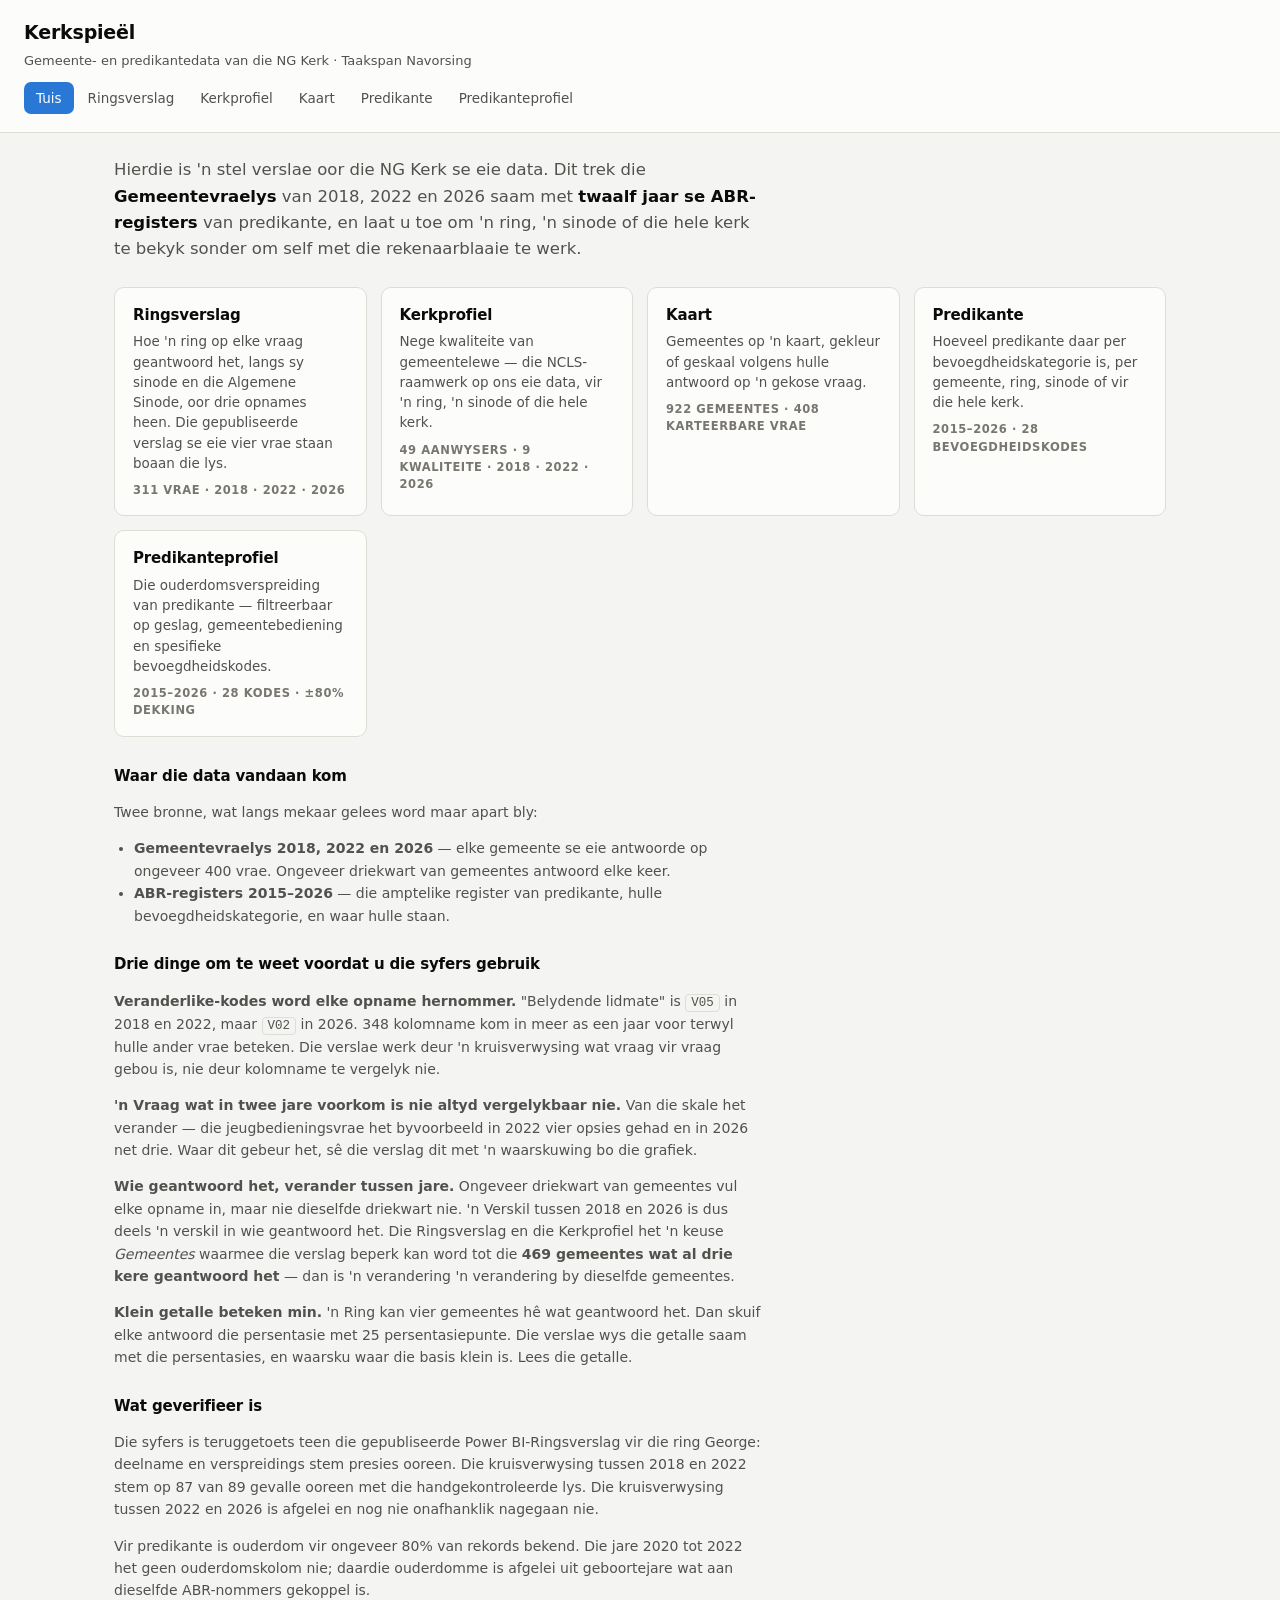
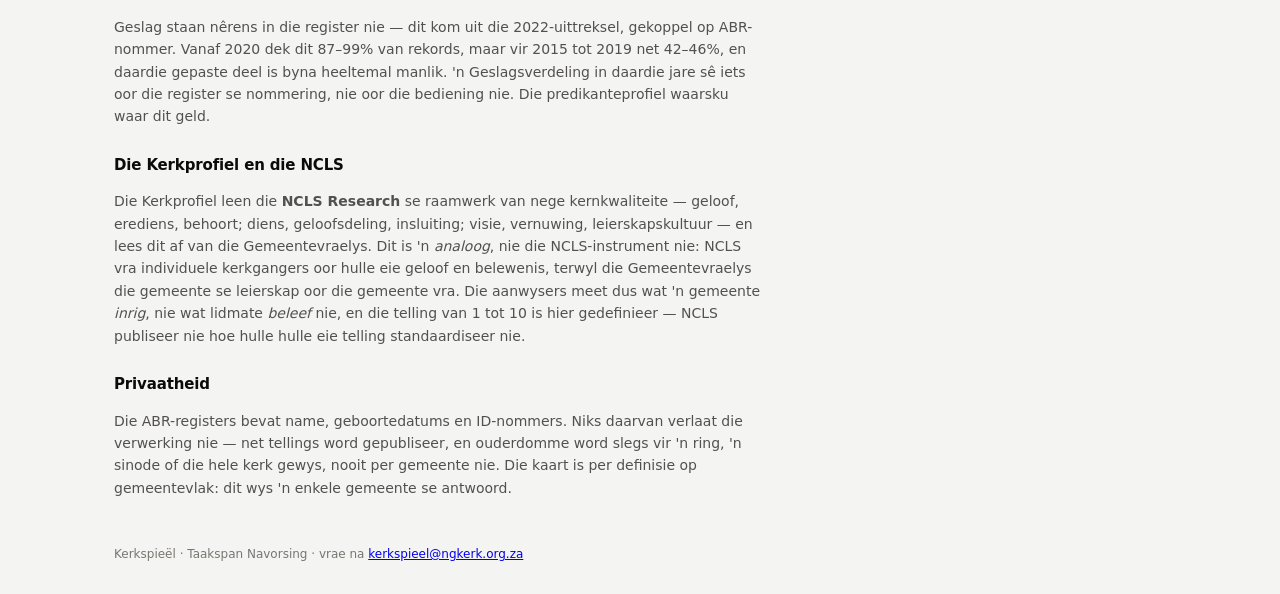
<file: web/public/index.html>
<!doctype html>
<html lang="af">
<head>
<meta charset="utf-8">
<meta name="viewport" content="width=device-width, initial-scale=1">
<title>Kerkspieël</title>
<link rel="icon" href="favicon.svg" type="image/svg+xml">
<link rel="stylesheet" href="styles.css">
</head>
<body>
<header>
  <h1>Kerkspieël</h1>
  <p>Gemeente- en predikantedata van die NG Kerk · Taakspan Navorsing</p>
  <nav class="site-nav" id="site-nav" aria-label="Verslae"></nav>
</header>

<main>
  <p class="lede">
    Hierdie is 'n stel verslae oor die NG Kerk se eie data. Dit trek die
    <strong>Gemeentevraelys</strong> van 2018, 2022 en 2026 saam met
    <strong>twaalf jaar se ABR-registers</strong> van predikante, en laat u toe om
    'n ring, 'n sinode of die hele kerk te bekyk sonder om self met die
    rekenaarblaaie te werk.
  </p>

  <section class="cards">
    <a class="card" href="ring.html">
      <h3>Ringsverslag</h3>
      <p>Hoe 'n ring op elke vraag geantwoord het, langs sy sinode en die
         Algemene Sinode, oor drie opnames heen. Die gepubliseerde verslag se
         eie vier vrae staan boaan die lys.</p>
      <div class="card-meta">311 vrae · 2018 · 2022 · 2026</div>
    </a>
    <a class="card" href="kerkprofiel.html">
      <h3>Kerkprofiel</h3>
      <p>Nege kwaliteite van gemeentelewe — die NCLS-raamwerk op ons eie data,
         vir 'n ring, 'n sinode of die hele kerk.</p>
      <div class="card-meta">49 aanwysers · 9 kwaliteite · 2018 · 2022 · 2026</div>
    </a>
    <a class="card" href="kaart.html">
      <h3>Kaart</h3>
      <p>Gemeentes op 'n kaart, gekleur of geskaal volgens hulle antwoord op
         'n gekose vraag.</p>
      <div class="card-meta">922 gemeentes · 408 karteerbare vrae</div>
    </a>
    <a class="card" href="predikante.html">
      <h3>Predikante</h3>
      <p>Hoeveel predikante daar per bevoegdheidskategorie is, per gemeente,
         ring, sinode of vir die hele kerk.</p>
      <div class="card-meta">2015–2026 · 28 bevoegdheidskodes</div>
    </a>
    <a class="card" href="predikanteprofiel.html">
      <h3>Predikanteprofiel</h3>
      <p>Die ouderdomsverspreiding van predikante — filtreerbaar op geslag,
         gemeentebediening en spesifieke bevoegdheidskodes.</p>
      <div class="card-meta">2015–2026 · 28 kodes · ±80% dekking</div>
    </a>
  </section>

  <div class="prose">
    <h2>Waar die data vandaan kom</h2>
    <p>
      Twee bronne, wat langs mekaar gelees word maar apart bly:
    </p>
    <ul>
      <li><strong>Gemeentevraelys 2018, 2022 en 2026</strong> — elke gemeente se
        eie antwoorde op ongeveer 400 vrae. Ongeveer driekwart van gemeentes
        antwoord elke keer.</li>
      <li><strong>ABR-registers 2015–2026</strong> — die amptelike register van
        predikante, hulle bevoegdheidskategorie, en waar hulle staan.</li>
    </ul>

    <h2>Drie dinge om te weet voordat u die syfers gebruik</h2>
    <p>
      <strong>Veranderlike-kodes word elke opname hernommer.</strong> "Belydende
      lidmate" is <code>V05</code> in 2018 en 2022, maar <code>V02</code> in
      2026. 348 kolomname kom in meer as een jaar voor terwyl hulle ander vrae
      beteken. Die verslae werk deur 'n kruisverwysing wat vraag vir vraag
      gebou is, nie deur kolomname te vergelyk nie.
    </p>
    <p>
      <strong>'n Vraag wat in twee jare voorkom is nie altyd vergelykbaar nie.</strong>
      Van die skale het verander — die jeugbedieningsvrae het byvoorbeeld in
      2022 vier opsies gehad en in 2026 net drie. Waar dit gebeur het, sê die
      verslag dit met 'n waarskuwing bo die grafiek.
    </p>
    <p>
      <strong>Wie geantwoord het, verander tussen jare.</strong> Ongeveer
      driekwart van gemeentes vul elke opname in, maar nie dieselfde
      driekwart nie. 'n Verskil tussen 2018 en 2026 is dus deels 'n verskil
      in wie geantwoord het. Die Ringsverslag en die Kerkprofiel het 'n keuse
      <em>Gemeentes</em> waarmee die verslag beperk kan word tot die
      <strong>469 gemeentes wat al drie kere geantwoord het</strong> — dan is
      'n verandering 'n verandering by dieselfde gemeentes.
    </p>
    <p>
      <strong>Klein getalle beteken min.</strong> 'n Ring kan vier gemeentes hê
      wat geantwoord het. Dan skuif elke antwoord die persentasie met 25
      persentasiepunte. Die verslae wys die getalle saam met die persentasies,
      en waarsku waar die basis klein is. Lees die getalle.
    </p>

    <h2>Wat geverifieer is</h2>
    <p>
      Die syfers is teruggetoets teen die gepubliseerde Power BI-Ringsverslag
      vir die ring George: deelname en verspreidings stem presies ooreen.
      Die kruisverwysing tussen 2018 en 2022 stem op 87 van 89 gevalle ooreen
      met die handgekontroleerde lys. Die kruisverwysing tussen 2022 en 2026
      is afgelei en nog nie onafhanklik nagegaan nie.
    </p>
    <p>
      Vir predikante is ouderdom vir ongeveer 80% van rekords bekend. Die jare
      2020 tot 2022 het geen ouderdomskolom nie; daardie ouderdomme is afgelei
      uit geboortejare wat aan dieselfde ABR-nommers gekoppel is.
    </p>
    <p>
      Geslag staan nêrens in die register nie — dit kom uit die 2022-uittreksel,
      gekoppel op ABR-nommer. Vanaf 2020 dek dit 87–99% van rekords, maar vir
      2015 tot 2019 net 42–46%, en daardie gepaste deel is byna heeltemal manlik.
      'n Geslagsverdeling in daardie jare sê iets oor die register se nommering,
      nie oor die bediening nie. Die predikanteprofiel waarsku waar dit geld.
    </p>

    <h2>Die Kerkprofiel en die NCLS</h2>
    <p>
      Die Kerkprofiel leen die <strong>NCLS Research</strong> se raamwerk van
      nege kernkwaliteite — geloof, erediens, behoort; diens, geloofsdeling,
      insluiting; visie, vernuwing, leierskapskultuur — en lees dit af van die
      Gemeentevraelys. Dit is 'n <em>analoog</em>, nie die NCLS-instrument nie:
      NCLS vra individuele kerkgangers oor hulle eie geloof en belewenis, terwyl
      die Gemeentevraelys die gemeente se leierskap oor die gemeente vra. Die
      aanwysers meet dus wat 'n gemeente <em>inrig</em>, nie wat lidmate
      <em>beleef</em> nie, en die telling van 1 tot 10 is hier gedefinieer —
      NCLS publiseer nie hoe hulle hulle eie telling standaardiseer nie.
    </p>

    <h2>Privaatheid</h2>
    <p>
      Die ABR-registers bevat name, geboortedatums en ID-nommers. Niks daarvan
      verlaat die verwerking nie — net tellings word gepubliseer, en
      ouderdomme word slegs vir 'n ring, 'n sinode of die hele kerk gewys,
      nooit per gemeente nie. Die kaart is per definisie op gemeentevlak: dit
      wys 'n enkele gemeente se antwoord.
    </p>
  </div>
</main>

<footer>
  Kerkspieël · Taakspan Navorsing · vrae na
  <a href="mailto:kerkspieel@ngkerk.org.za">kerkspieel@ngkerk.org.za</a>
</footer>
<div class="tooltip" id="tooltip" role="status" aria-live="polite"></div>
<script src="common.js"></script>
</body>
</html>
</file>
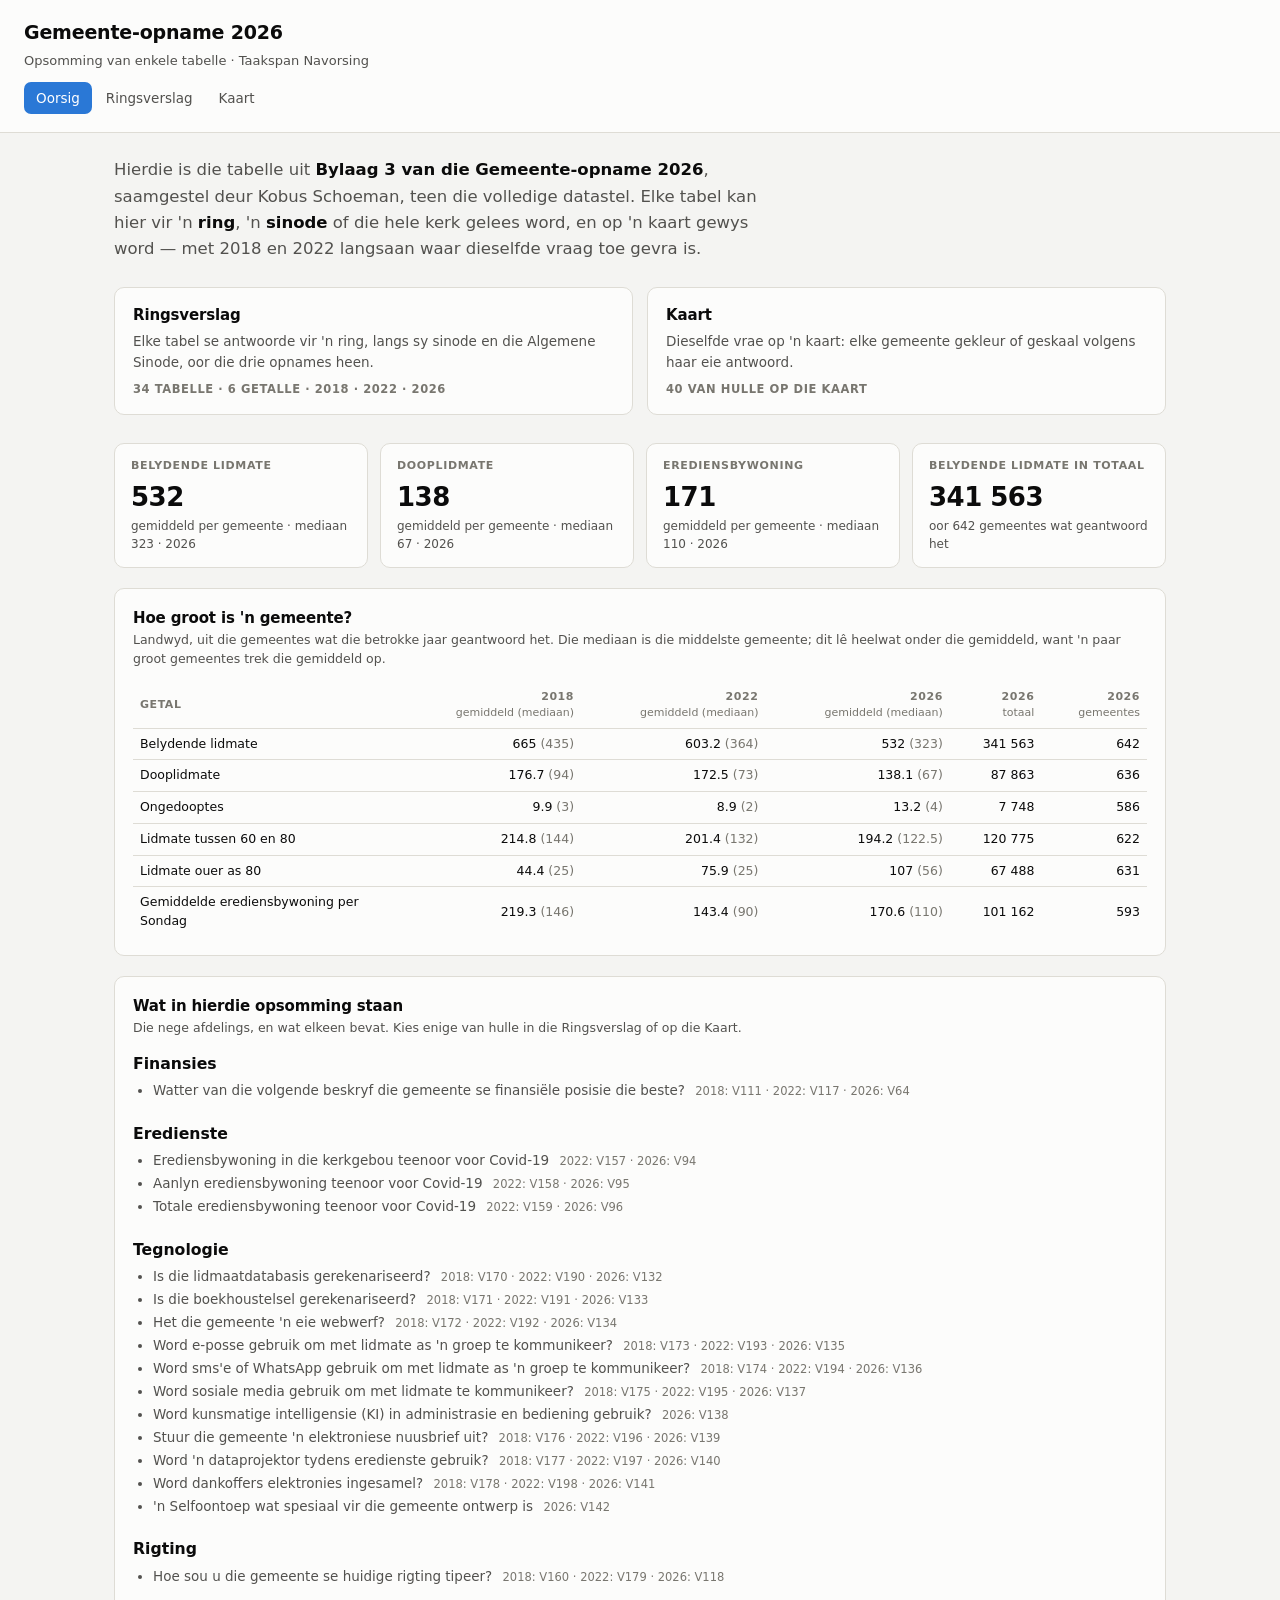
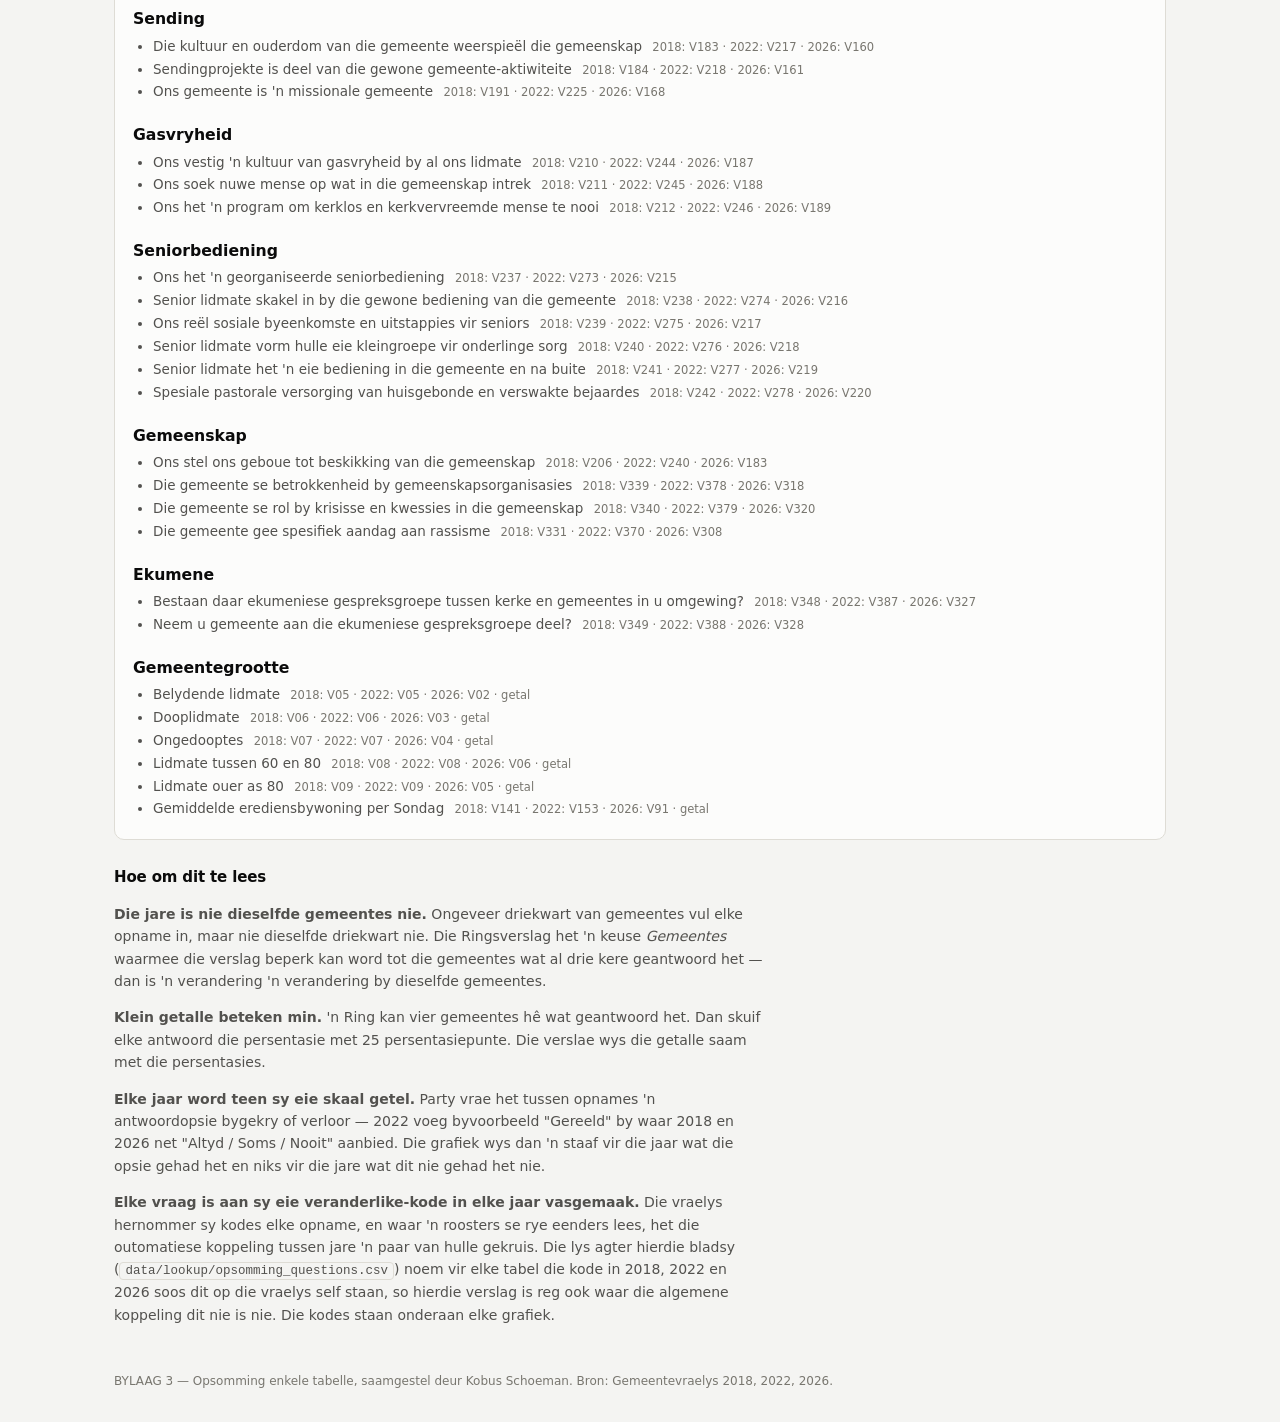
<file: web/public/opsomming/index.html>
<!doctype html>
<html lang="af">
<head>
<meta charset="utf-8">
<meta name="viewport" content="width=device-width, initial-scale=1">
<title>Gemeente-opname 2026 · Opsomming</title>
<link rel="icon" href="../favicon.svg" type="image/svg+xml">
<link rel="stylesheet" href="../styles.css">
</head>
<body>
<header>
  <h1>Gemeente-opname 2026</h1>
  <p>Opsomming van enkele tabelle · Taakspan Navorsing</p>
  <nav class="site-nav" id="site-nav" aria-label="Verslae"></nav>
</header>

<main>
  <p class="lede">
    Hierdie is die tabelle uit <strong>Bylaag 3 van die Gemeente-opname 2026</strong>,
    saamgestel deur Kobus Schoeman, teen die volledige datastel. Elke tabel kan
    hier vir 'n <strong>ring</strong>, 'n <strong>sinode</strong> of die hele kerk
    gelees word, en op 'n kaart gewys word — met 2018 en 2022 langsaan waar
    dieselfde vraag toe gevra is.
  </p>

  <section class="cards">
    <a class="card" href="ring.html">
      <h3>Ringsverslag</h3>
      <p>Elke tabel se antwoorde vir 'n ring, langs sy sinode en die Algemene
         Sinode, oor die drie opnames heen.</p>
      <div class="card-meta" id="ring-meta">—</div>
    </a>
    <a class="card" href="kaart.html">
      <h3>Kaart</h3>
      <p>Dieselfde vrae op 'n kaart: elke gemeente gekleur of geskaal volgens
         haar eie antwoord.</p>
      <div class="card-meta" id="kaart-meta">—</div>
    </a>
  </section>

  <section class="tiles" id="size-tiles"></section>

  <section class="panel">
    <h2>Hoe groot is 'n gemeente?</h2>
    <p class="sub" id="size-sub"></p>
    <div class="scroller"><table id="size-table"></table></div>
  </section>

  <section class="panel">
    <h2>Wat in hierdie opsomming staan</h2>
    <p class="sub">Die nege afdelings, en wat elkeen bevat. Kies enige van hulle
       in die Ringsverslag of op die Kaart.</p>
    <div id="sections"></div>
  </section>

  <div class="prose">
    <h2>Hoe om dit te lees</h2>
    <p>
      <strong>Die jare is nie dieselfde gemeentes nie.</strong> Ongeveer
      driekwart van gemeentes vul elke opname in, maar nie dieselfde driekwart
      nie. Die Ringsverslag het 'n keuse <em>Gemeentes</em> waarmee die verslag
      beperk kan word tot die gemeentes wat al drie kere geantwoord het — dan is
      'n verandering 'n verandering by dieselfde gemeentes.
    </p>
    <p>
      <strong>Klein getalle beteken min.</strong> 'n Ring kan vier gemeentes hê
      wat geantwoord het. Dan skuif elke antwoord die persentasie met 25
      persentasiepunte. Die verslae wys die getalle saam met die persentasies.
    </p>
    <p>
      <strong>Elke jaar word teen sy eie skaal getel.</strong> Party vrae het
      tussen opnames 'n antwoordopsie bygekry of verloor — 2022 voeg
      byvoorbeeld "Gereeld" by waar 2018 en 2026 net "Altyd / Soms / Nooit"
      aanbied. Die grafiek wys dan 'n staaf vir die jaar wat die opsie gehad het
      en niks vir die jare wat dit nie gehad het nie.
    </p>
    <p>
      <strong>Elke vraag is aan sy eie veranderlike-kode in elke jaar
      vasgemaak.</strong> Die vraelys hernommer sy kodes elke opname, en waar 'n
      roosters se rye eenders lees, het die outomatiese koppeling tussen jare 'n
      paar van hulle gekruis. Die lys agter hierdie bladsy
      (<code>data/lookup/opsomming_questions.csv</code>) noem vir elke tabel die
      kode in 2018, 2022 en 2026 soos dit op die vraelys self staan, so hierdie
      verslag is reg ook waar die algemene koppeling dit nie is nie. Die kodes
      staan onderaan elke grafiek.
    </p>
  </div>
</main>

<footer id="footer"></footer>
<div class="tooltip" id="tooltip" role="status" aria-live="polite"></div>
<script>
  window.DATA_BASE = "../data/";
  window.QUESTION_SET = "opsomming";
  window.SITE_PAGES = [
    { href: "index.html", label: "Oorsig" },
    { href: "ring.html", label: "Ringsverslag" },
    { href: "kaart.html", label: "Kaart" },
  ];
</script>
<script src="../common.js"></script>
<script src="opsomming.js"></script>
</body>
</html>
</file>
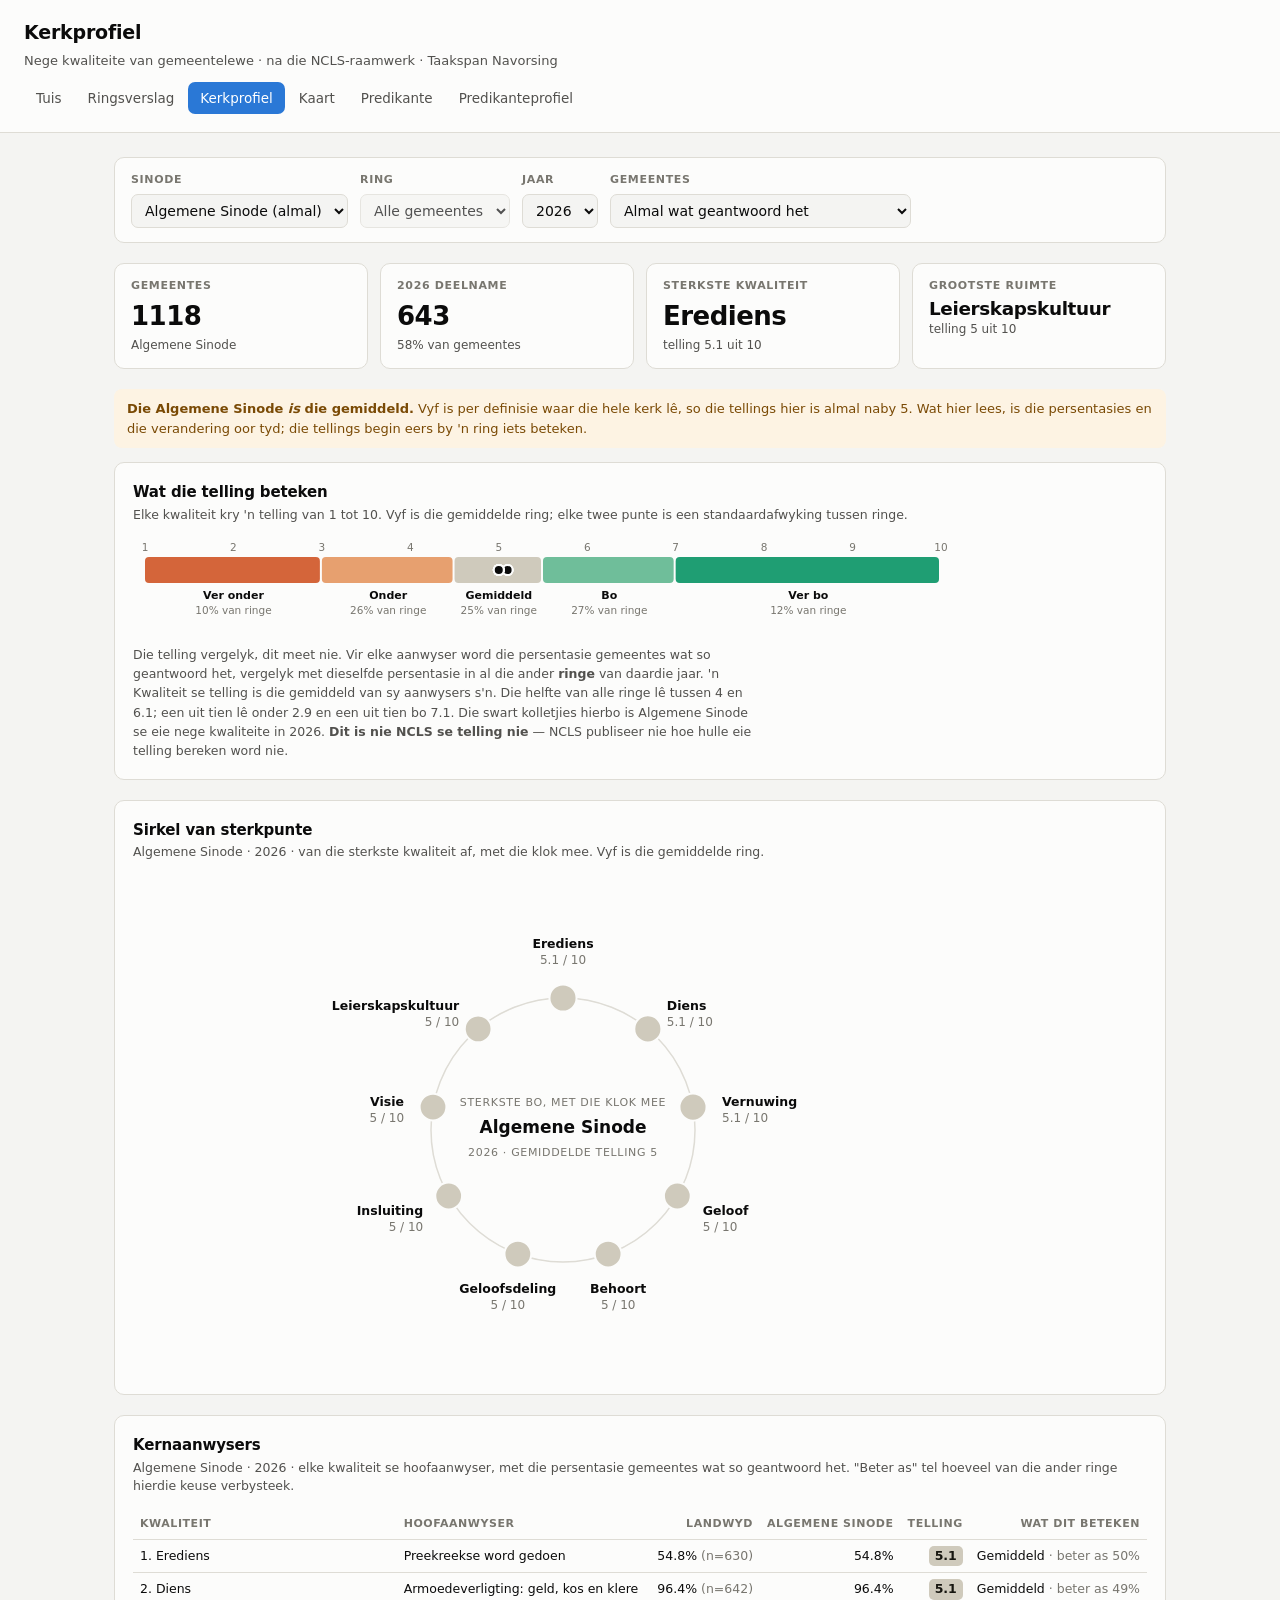
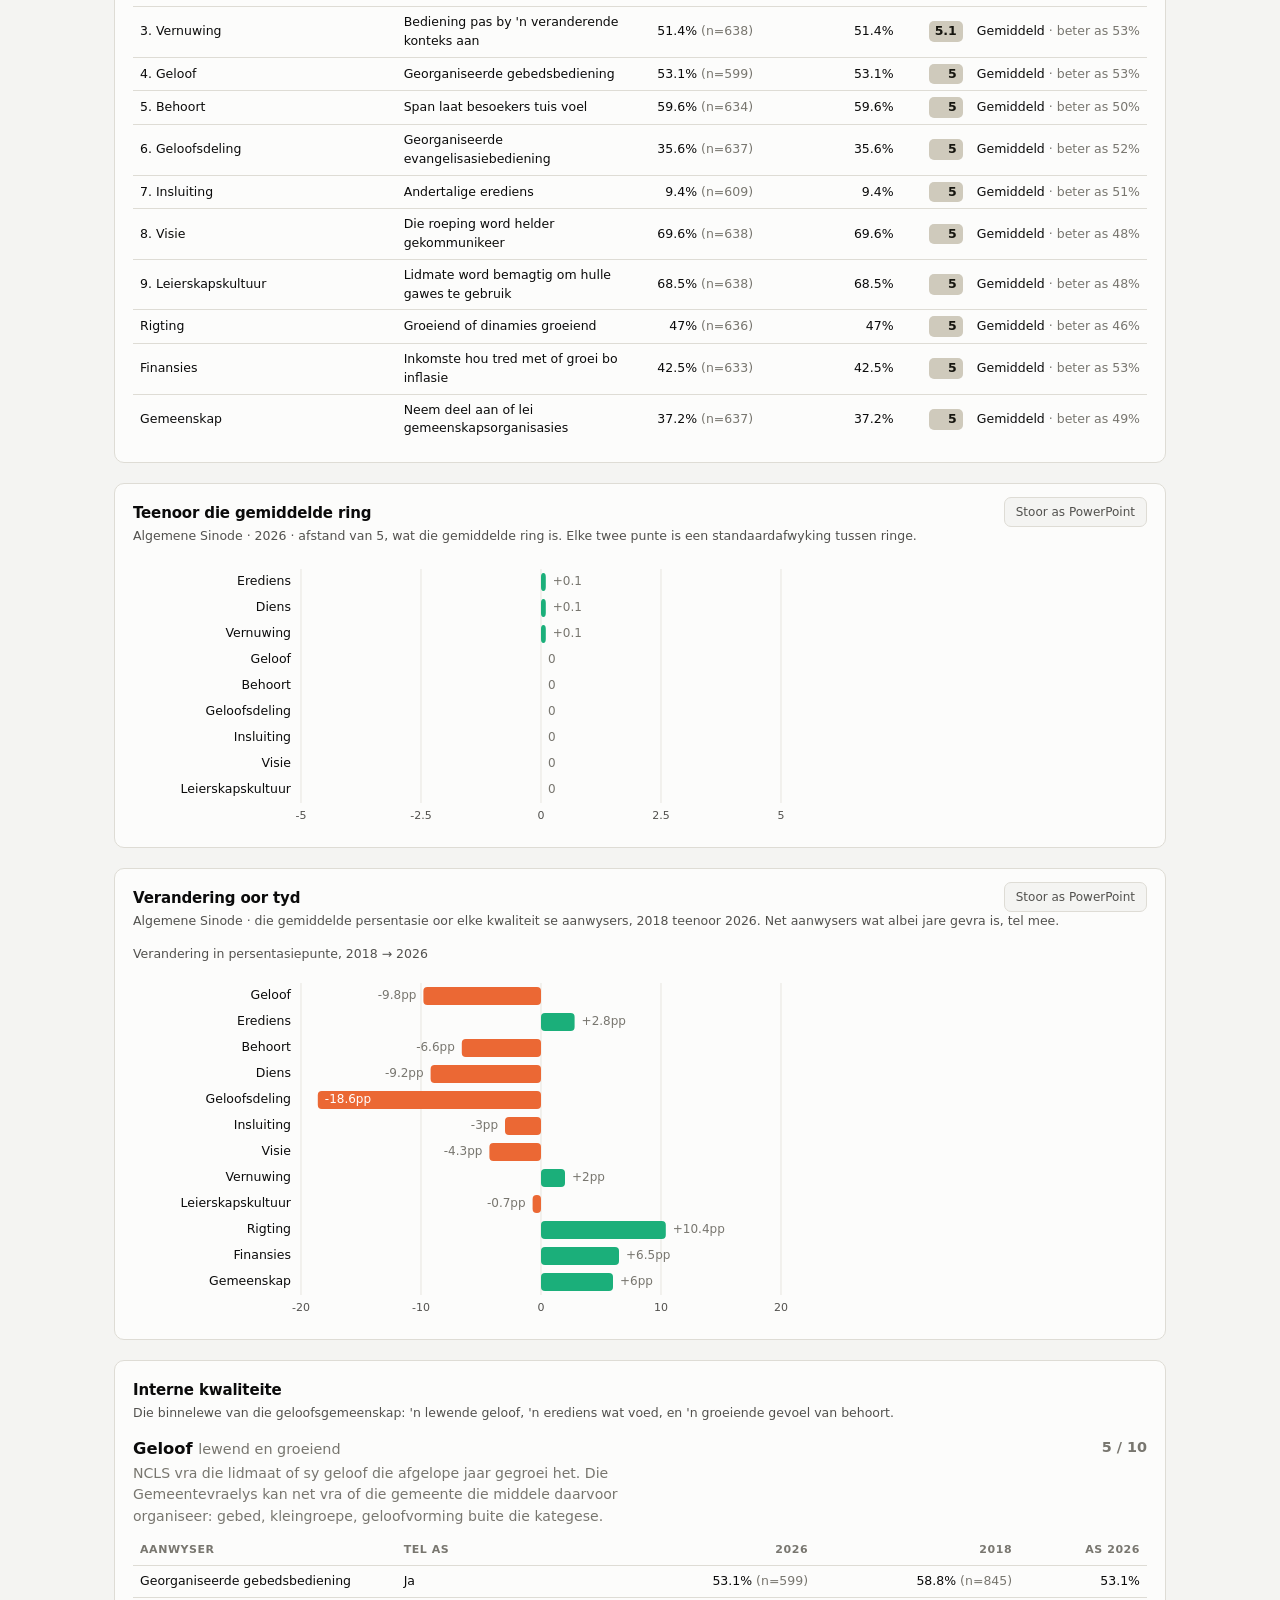
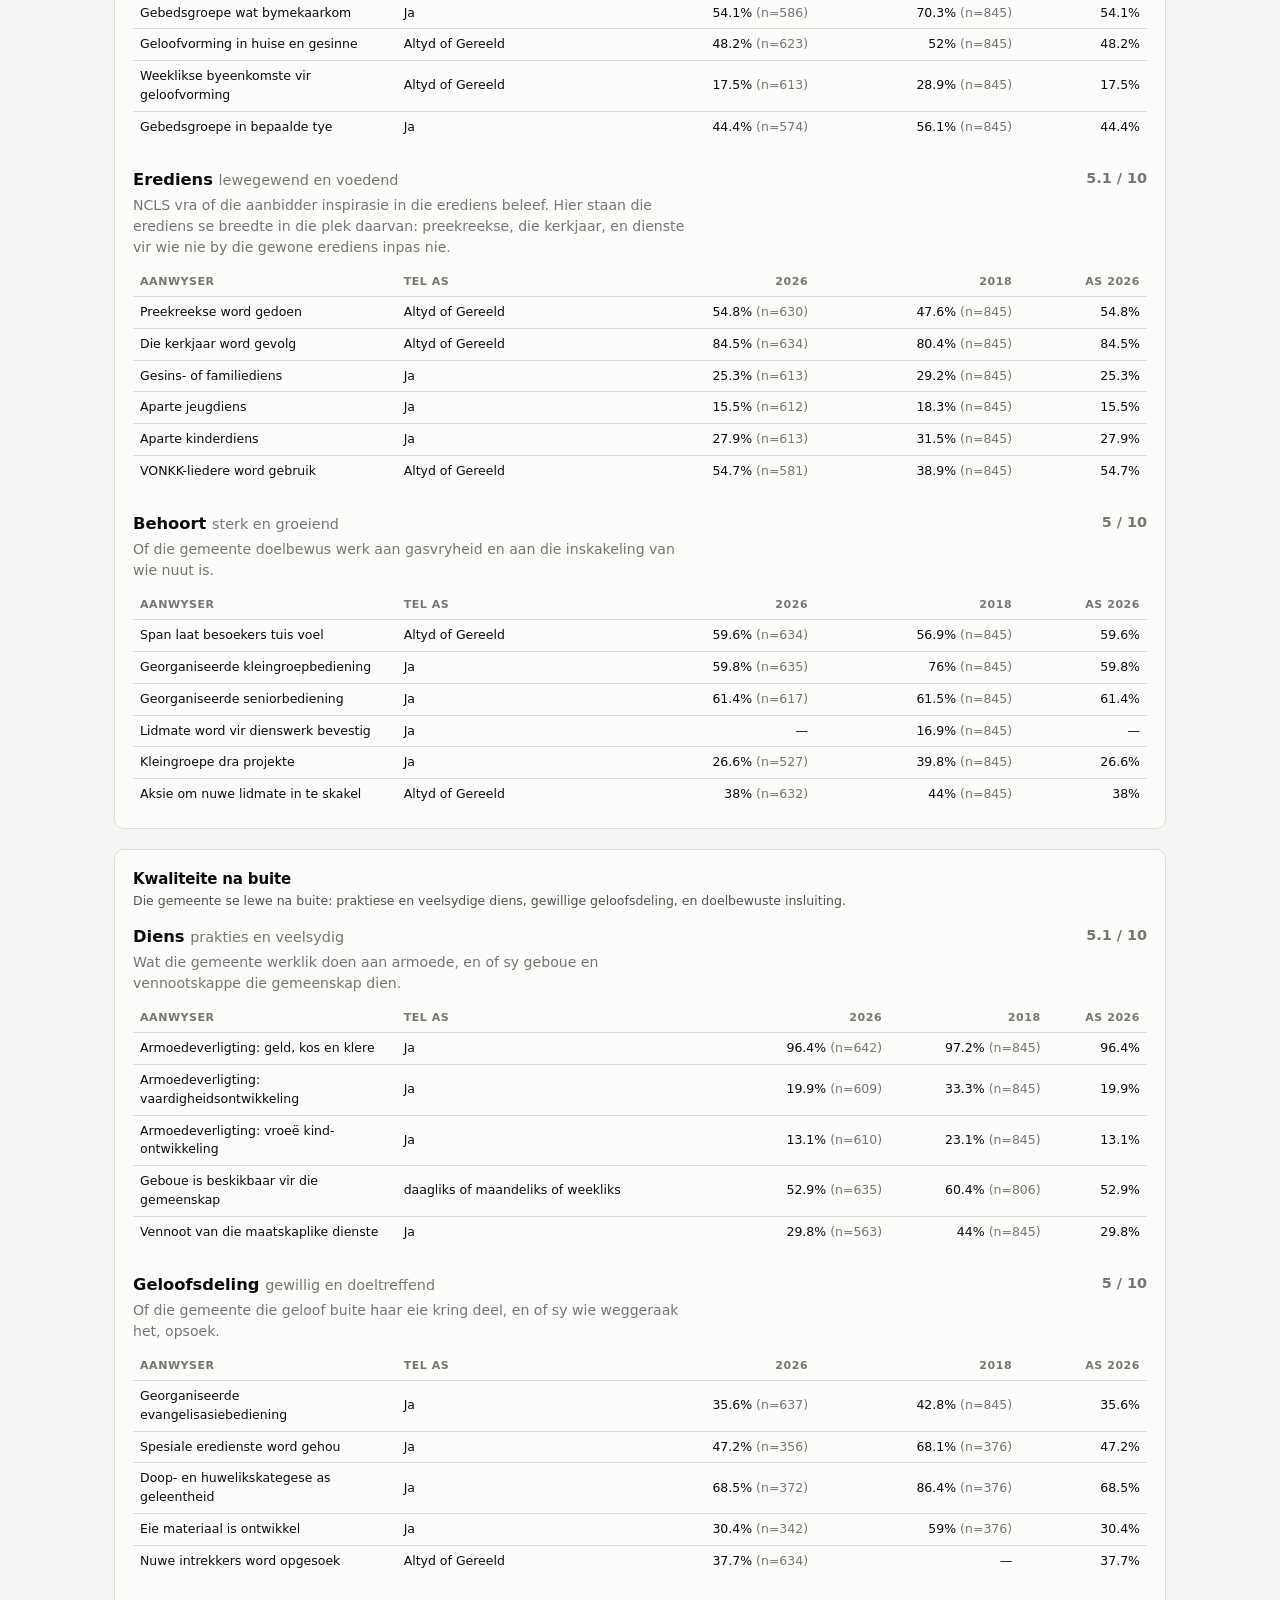
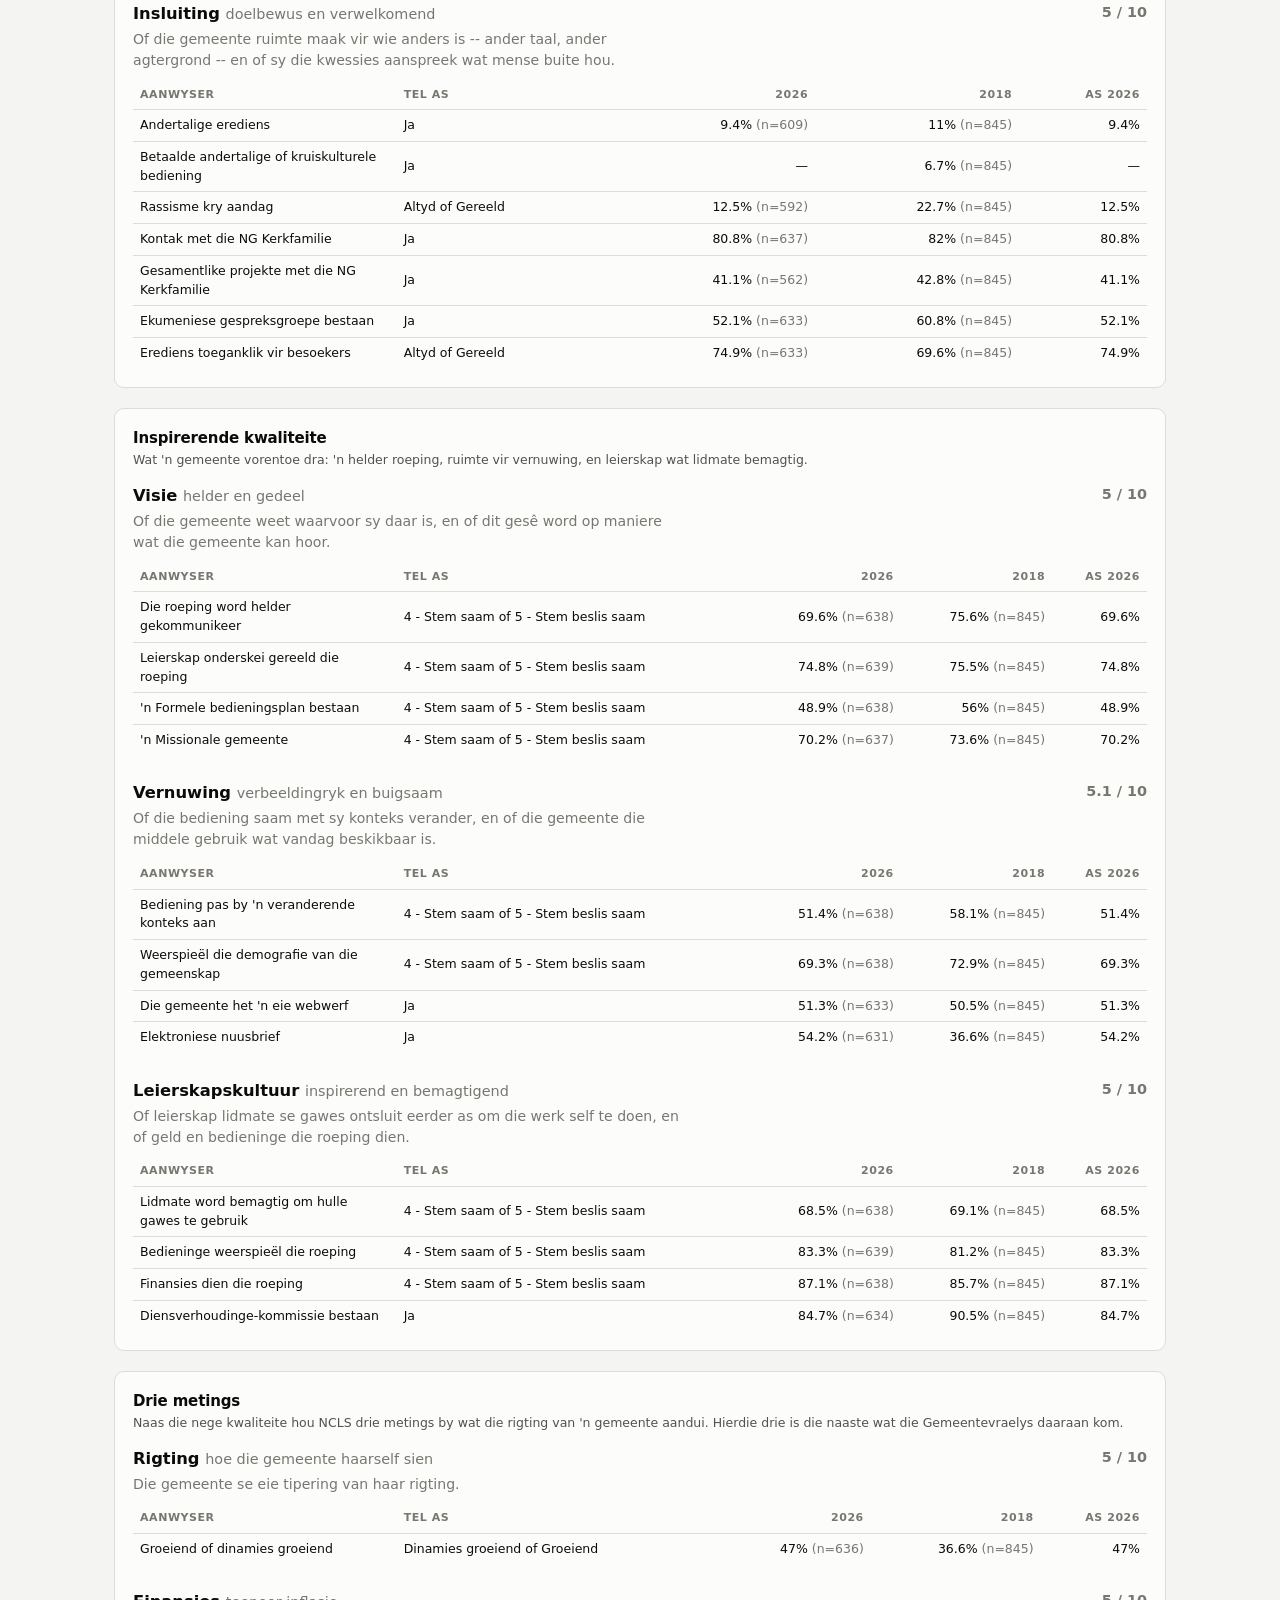
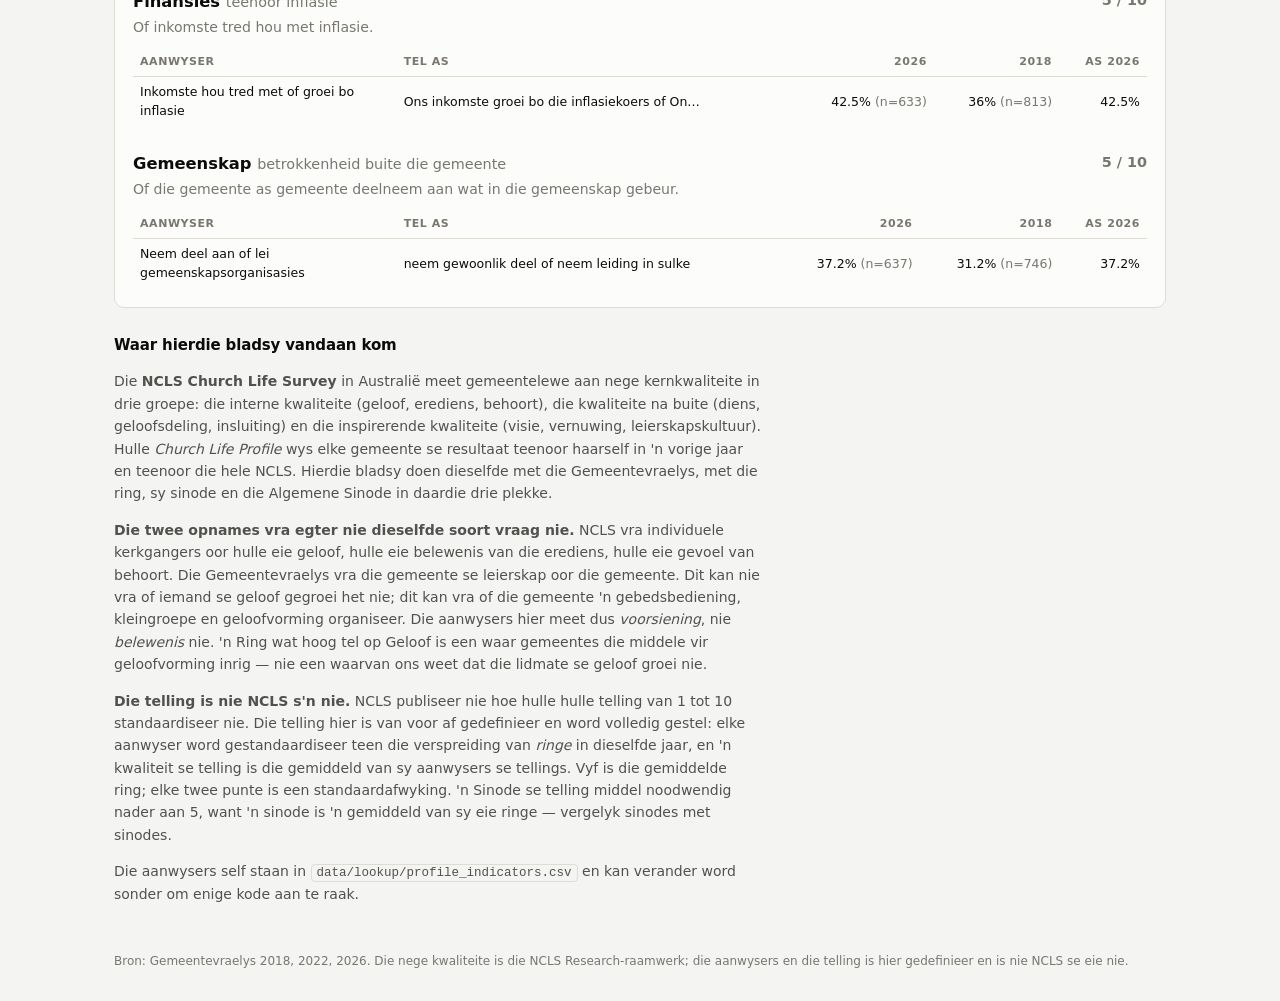
<file: web/public/kerkprofiel.html>
<!doctype html>
<html lang="af">
<head>
<meta charset="utf-8">
<meta name="viewport" content="width=device-width, initial-scale=1">
<title>Kerkprofiel · Kerkspieël</title>
<link rel="icon" href="favicon.svg" type="image/svg+xml">
<link rel="stylesheet" href="styles.css">
</head>
<body>
<header>
  <h1>Kerkprofiel</h1>
  <p>Nege kwaliteite van gemeentelewe · na die NCLS-raamwerk · Taakspan Navorsing</p>
  <nav class="site-nav" id="site-nav" aria-label="Verslae"></nav>
</header>

<main>
  <div class="filters">
    <div class="field">
      <label for="synod">Sinode</label>
      <select id="synod"></select>
    </div>
    <div class="field">
      <label for="ring">Ring</label>
      <select id="ring"></select>
    </div>
    <div class="field">
      <label for="year">Jaar</label>
      <select id="year"></select>
    </div>
    <div class="field">
      <label for="population">Gemeentes</label>
      <select id="population">
        <option value="all">Almal wat geantwoord het</option>
        <option value="panel">Net dié wat elke jaar geantwoord het</option>
      </select>
    </div>
  </div>

  <section class="tiles" id="tiles"></section>
  <div id="note-slot"></div>

  <section class="panel">
    <h2>Wat die telling beteken</h2>
    <p class="sub" id="scale-sub"></p>
    <div class="scroller"><div id="scale"></div></div>
    <p class="scale-note" id="scale-note"></p>
  </section>

  <section class="panel">
    <h2>Sirkel van sterkpunte</h2>
    <p class="sub" id="circle-sub"></p>
    <div class="scroller"><div id="circle"></div></div>
  </section>

  <section class="panel">
    <h2>Kernaanwysers</h2>
    <p class="sub" id="rank-sub"></p>
    <div class="scroller"><table id="rank-table"></table></div>
  </section>

  <section class="panel">
    <h2>Teenoor die gemiddelde ring</h2>
    <p class="sub" id="spread-sub"></p>
    <div class="scroller"><div id="spread"></div></div>
  </section>

  <section class="panel">
    <h2>Verandering oor tyd</h2>
    <p class="sub" id="change-sub"></p>
    <div class="legend" id="change-legend"></div>
    <div class="scroller"><div id="change"></div></div>
  </section>

  <div id="detail"></div>

  <div class="prose">
    <h2>Waar hierdie bladsy vandaan kom</h2>
    <p>
      Die <strong>NCLS Church Life Survey</strong> in Australië meet gemeentelewe
      aan nege kernkwaliteite in drie groepe: die interne kwaliteite (geloof,
      erediens, behoort), die kwaliteite na buite (diens, geloofsdeling,
      insluiting) en die inspirerende kwaliteite (visie, vernuwing,
      leierskapskultuur). Hulle <em>Church Life Profile</em> wys elke gemeente
      se resultaat teenoor haarself in 'n vorige jaar en teenoor die hele NCLS.
      Hierdie bladsy doen dieselfde met die Gemeentevraelys, met die ring, sy
      sinode en die Algemene Sinode in daardie drie plekke.
    </p>
    <p>
      <strong>Die twee opnames vra egter nie dieselfde soort vraag nie.</strong>
      NCLS vra individuele kerkgangers oor hulle eie geloof, hulle eie
      belewenis van die erediens, hulle eie gevoel van behoort. Die
      Gemeentevraelys vra die gemeente se leierskap oor die gemeente. Dit kan
      nie vra of iemand se geloof gegroei het nie; dit kan vra of die gemeente
      'n gebedsbediening, kleingroepe en geloofvorming organiseer. Die
      aanwysers hier meet dus <em>voorsiening</em>, nie <em>belewenis</em> nie.
      'n Ring wat hoog tel op Geloof is een waar gemeentes die middele vir
      geloofvorming inrig — nie een waarvan ons weet dat die lidmate se geloof
      groei nie.
    </p>
    <p>
      <strong>Die telling is nie NCLS s'n nie.</strong> NCLS publiseer nie hoe
      hulle hulle telling van 1 tot 10 standaardiseer nie. Die telling hier is
      van voor af gedefinieer en word volledig gestel: elke aanwyser word
      gestandaardiseer teen die verspreiding van <em>ringe</em> in dieselfde
      jaar, en 'n kwaliteit se telling is die gemiddeld van sy aanwysers se
      tellings. Vyf is die gemiddelde ring; elke twee punte is een
      standaardafwyking. 'n Sinode se telling middel noodwendig nader aan 5,
      want 'n sinode is 'n gemiddeld van sy eie ringe — vergelyk sinodes met
      sinodes.
    </p>
    <p>
      Die aanwysers self staan in <code>data/lookup/profile_indicators.csv</code>
      en kan verander word sonder om enige kode aan te raak.
    </p>
  </div>
</main>

<footer id="footer"></footer>
<div class="tooltip" id="tooltip" role="status" aria-live="polite"></div>
<script src="vendor/pptxgen.bundle.js"></script>
<script src="common.js"></script>
<script src="kerkprofiel.js"></script>
</body>
</html>
</file>
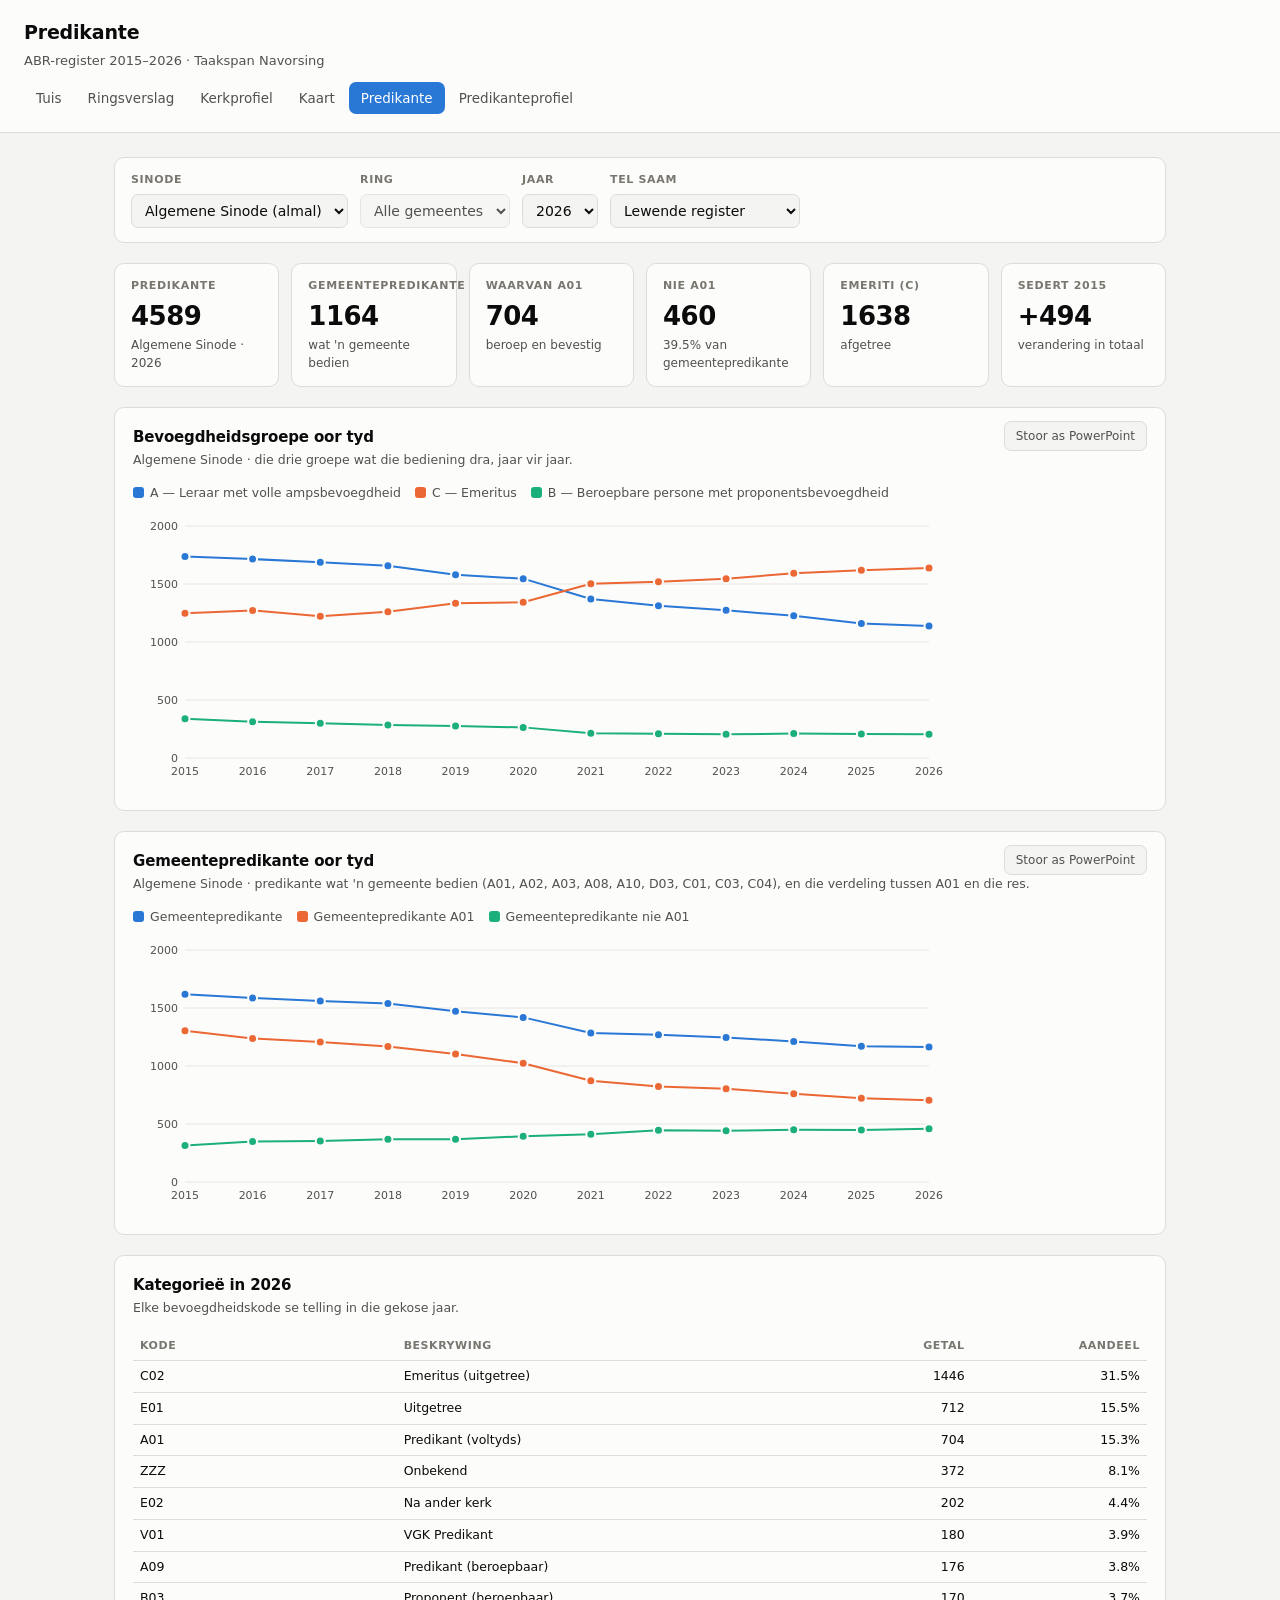
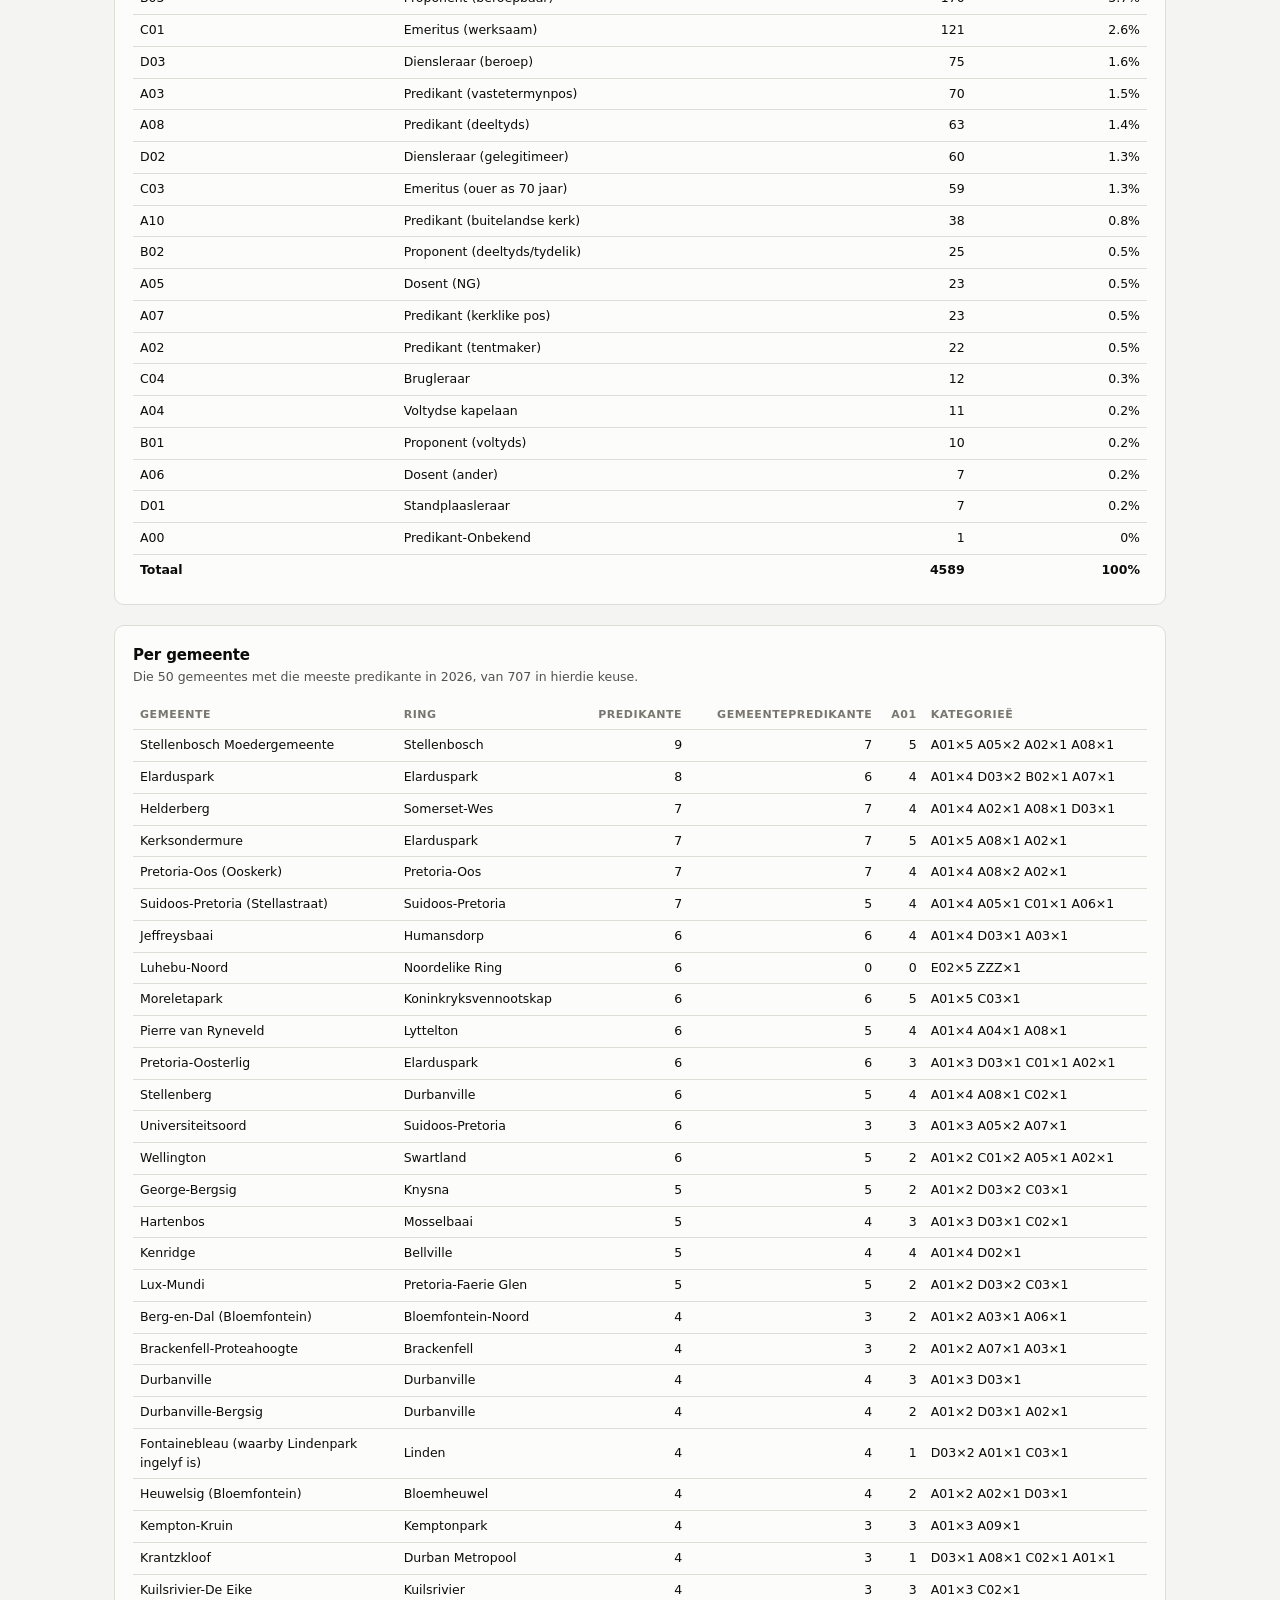
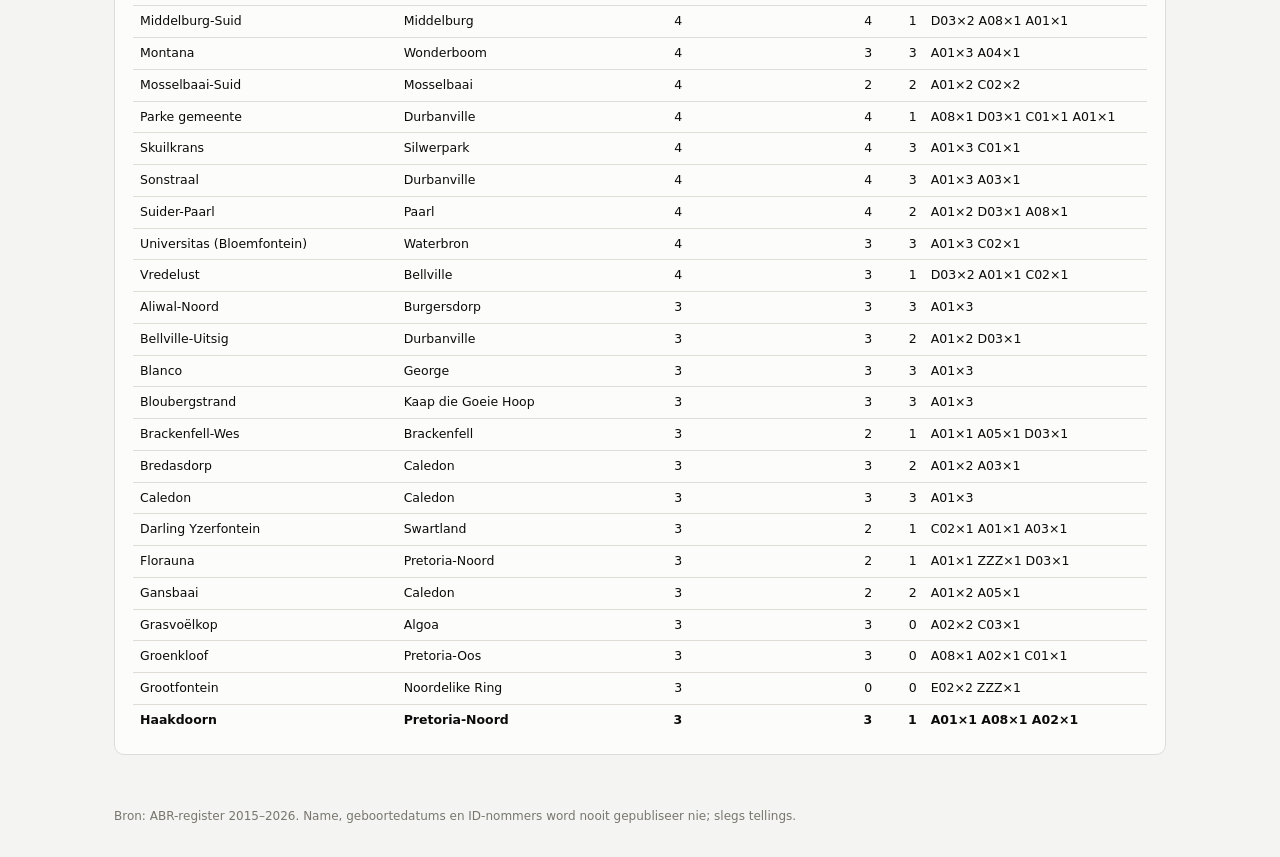
<file: web/public/predikante.html>
<!doctype html>
<html lang="af">
<head>
<meta charset="utf-8">
<meta name="viewport" content="width=device-width, initial-scale=1">
<title>Predikante · Kerkspieël</title>
<link rel="icon" href="favicon.svg" type="image/svg+xml">
<link rel="stylesheet" href="styles.css">
</head>
<body>
<header>
  <h1>Predikante</h1>
  <p>ABR-register 2015–2026 · Taakspan Navorsing</p>
  <nav class="site-nav" id="site-nav" aria-label="Verslae"></nav>
</header>

<main>
  <div class="filters">
    <div class="field">
      <label for="synod">Sinode</label>
      <select id="synod"></select>
    </div>
    <div class="field">
      <label for="ring">Ring</label>
      <select id="ring"></select>
    </div>
    <div class="field">
      <label for="year">Jaar</label>
      <select id="year"></select>
    </div>
    <div class="field">
      <label for="live">Tel saam</label>
      <select id="live">
        <option value="live">Lewende register</option>
        <option value="all">Alles, ook oorledenes</option>
      </select>
    </div>
  </div>

  <section class="tiles" id="tiles"></section>

  <section class="panel">
    <h2>Bevoegdheidsgroepe oor tyd</h2>
    <p class="sub" id="trend-sub"></p>
    <div class="legend" id="trend-legend"></div>
    <div class="scroller"><div id="trend"></div></div>
  </section>

  <section class="panel">
    <h2>Gemeentepredikante oor tyd</h2>
    <p class="sub" id="serving-sub"></p>
    <div class="legend" id="serving-legend"></div>
    <div class="scroller"><div id="serving"></div></div>
  </section>

  <section class="panel">
    <h2 id="cat-title">Kategorieë</h2>
    <p class="sub">Elke bevoegdheidskode se telling in die gekose jaar.</p>
    <div class="scroller"><table id="cat-table"></table></div>
  </section>

  <section class="panel">
    <h2>Per gemeente</h2>
    <p class="sub" id="cong-sub"></p>
    <div class="scroller"><table id="cong-table"></table></div>
  </section>
</main>

<footer id="footer"></footer>
<div class="tooltip" id="tooltip" role="status" aria-live="polite"></div>
<script src="vendor/pptxgen.bundle.js"></script>
<script src="common.js"></script>
<script src="predikante.js"></script>
</body>
</html>
</file>
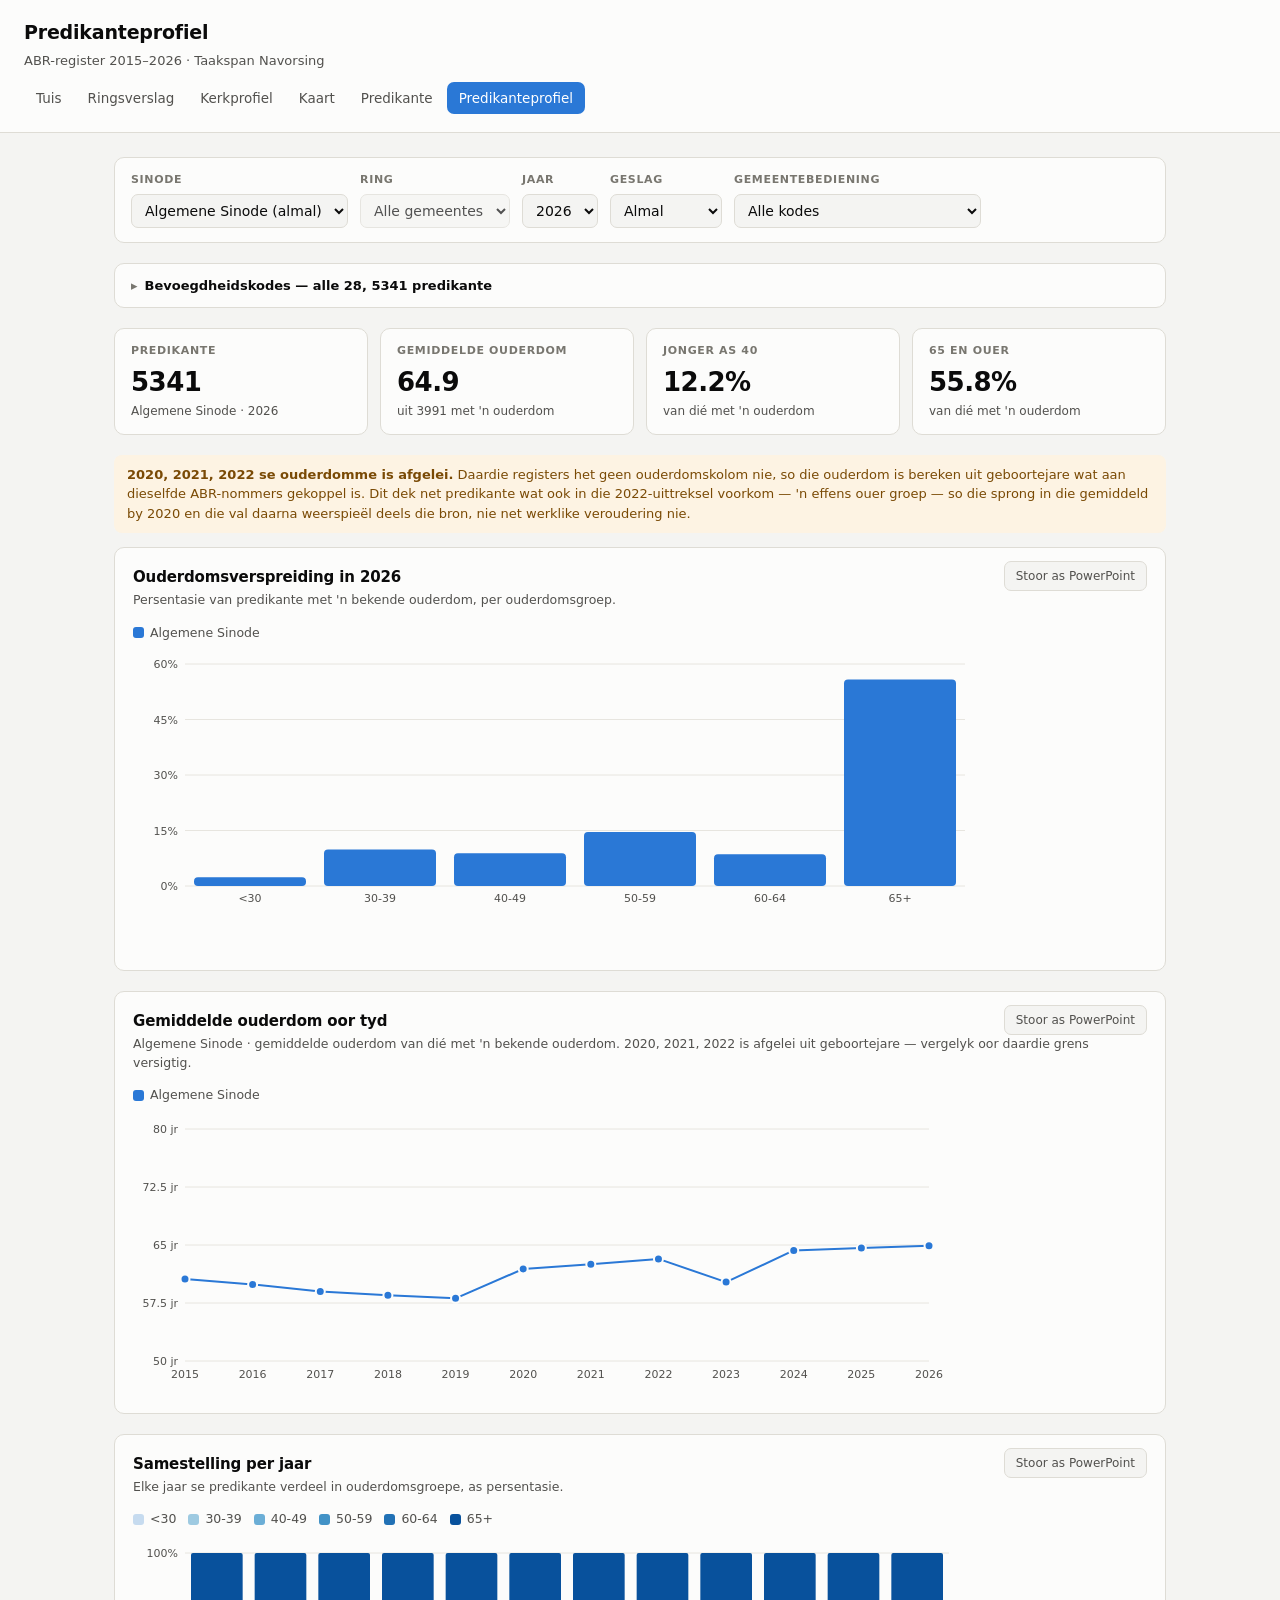
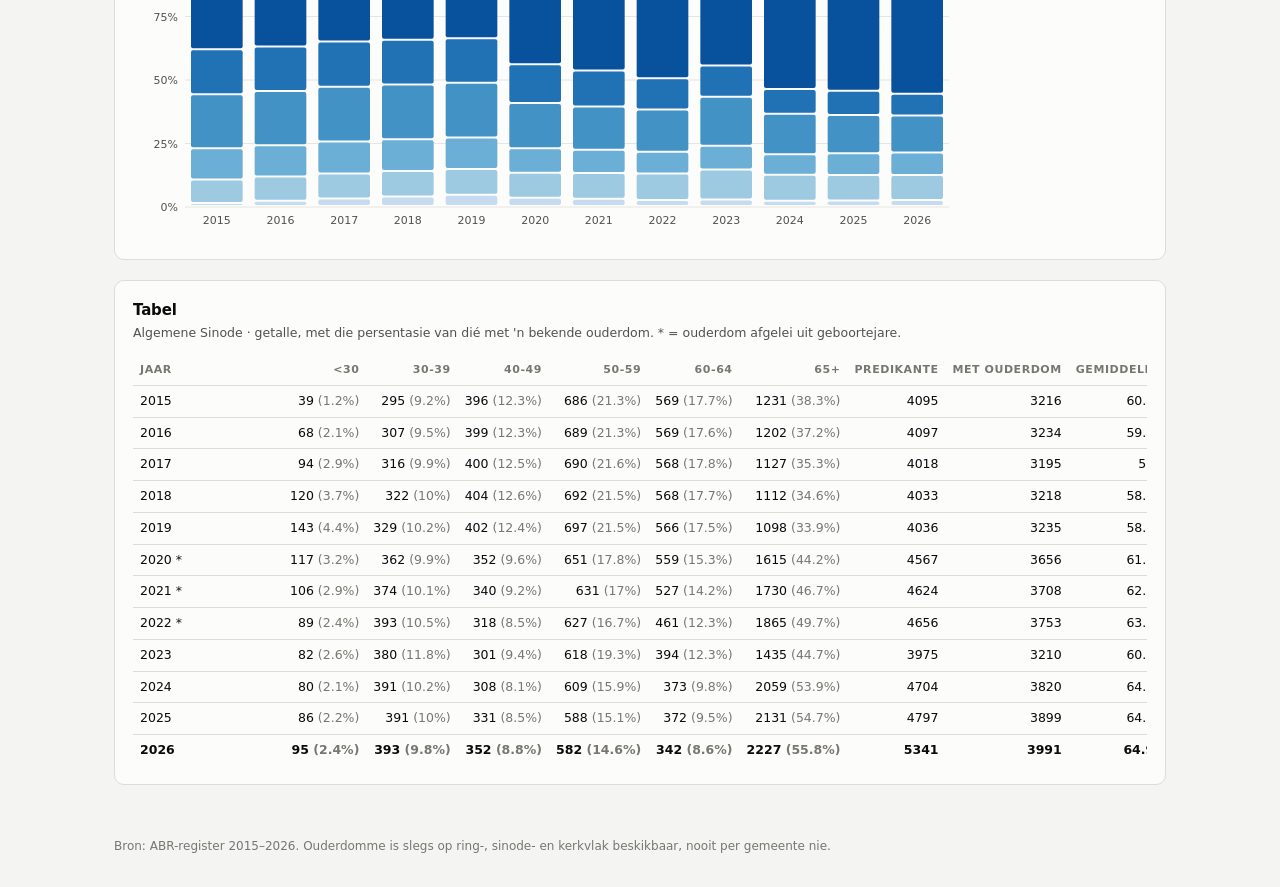
<file: web/public/predikanteprofiel.html>
<!doctype html>
<html lang="af">
<head>
<meta charset="utf-8">
<meta name="viewport" content="width=device-width, initial-scale=1">
<title>Predikanteprofiel · Kerkspieël</title>
<link rel="icon" href="favicon.svg" type="image/svg+xml">
<link rel="stylesheet" href="styles.css">
</head>
<body>
<header>
  <h1>Predikanteprofiel</h1>
  <p>ABR-register 2015–2026 · Taakspan Navorsing</p>
  <nav class="site-nav" id="site-nav" aria-label="Verslae"></nav>
</header>

<main>
  <div class="filters">
    <div class="field">
      <label for="synod">Sinode</label>
      <select id="synod"></select>
    </div>
    <div class="field">
      <label for="ring">Ring</label>
      <select id="ring"></select>
    </div>
    <div class="field">
      <label for="year">Jaar</label>
      <select id="year"></select>
    </div>
    <div class="field">
      <label for="gender">Geslag</label>
      <select id="gender">
        <option value="all">Almal</option>
        <option value="M">Manlik</option>
        <option value="F">Vroulik</option>
        <option value="?">Onbekend</option>
      </select>
    </div>
    <div class="field">
      <label for="preset">Gemeentebediening</label>
      <select id="preset"></select>
    </div>
  </div>

  <details class="codes" id="codes-panel">
    <summary><span id="codes-summary">Bevoegdheidskodes</span></summary>
    <div class="codes-actions">
      <button type="button" id="codes-all">Kies almal</button>
      <button type="button" id="codes-none">Kies niks</button>
      <span class="codes-hint">Die keuse hierbo stel hierdie merkblokkies; verstel
        hulle hier vir 'n presiese keuse.</span>
    </div>
    <div class="codes-grid" id="codes-grid"></div>
  </details>

  <section class="tiles" id="tiles"></section>
  <div id="note-slot"></div>

  <section class="panel">
    <h2 id="bands-title">Ouderdomsverspreiding</h2>
    <p class="sub">Persentasie van predikante met 'n bekende ouderdom, per ouderdomsgroep.</p>
    <div class="legend" id="bands-legend"></div>
    <div class="scroller"><div id="bands"></div></div>
  </section>

  <section class="panel">
    <h2>Gemiddelde ouderdom oor tyd</h2>
    <p class="sub" id="mean-sub"></p>
    <div class="legend" id="mean-legend"></div>
    <div class="scroller"><div id="mean"></div></div>
  </section>

  <section class="panel">
    <h2>Samestelling per jaar</h2>
    <p class="sub">Elke jaar se predikante verdeel in ouderdomsgroepe, as persentasie.</p>
    <div class="stacked-key" id="stack-legend"></div>
    <div class="scroller"><div id="stack"></div></div>
  </section>

  <section class="panel">
    <h2>Tabel</h2>
    <p class="sub" id="table-sub"></p>
    <div class="scroller"><table id="table"></table></div>
  </section>
</main>

<footer id="footer"></footer>
<div class="tooltip" id="tooltip" role="status" aria-live="polite"></div>
<script src="vendor/pptxgen.bundle.js"></script>
<script src="common.js"></script>
<script src="predikanteprofiel.js"></script>
</body>
</html>
</file>
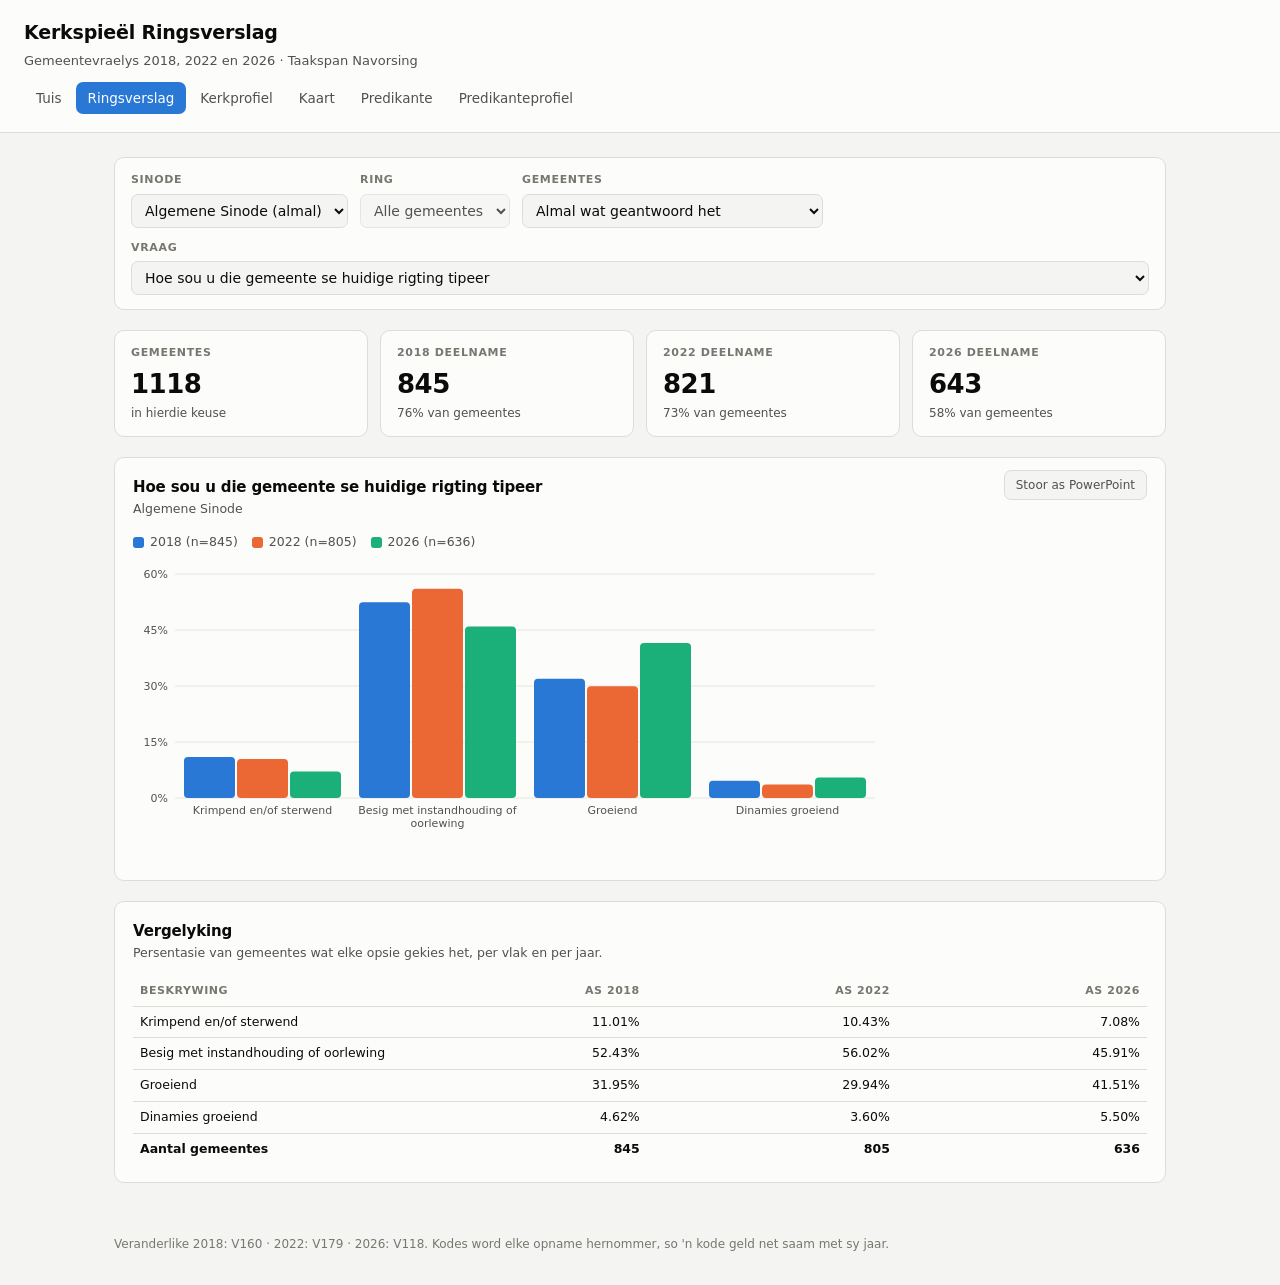
<file: web/public/ring.html>
<!doctype html>
<html lang="af">
<head>
<meta charset="utf-8">
<meta name="viewport" content="width=device-width, initial-scale=1">
<title>Ringsverslag · Kerkspieël</title>
<link rel="icon" href="favicon.svg" type="image/svg+xml">
<link rel="stylesheet" href="styles.css">
</head>
<body>
<header>
  <h1>Kerkspieël Ringsverslag</h1>
  <p>Gemeentevraelys 2018, 2022 en 2026 · Taakspan Navorsing</p>
  <nav class="site-nav" id="site-nav" aria-label="Verslae"></nav>
</header>

<main>
  <div class="filters">
    <div class="field">
      <label for="synod">Sinode</label>
      <select id="synod"></select>
    </div>
    <div class="field">
      <label for="ring">Ring</label>
      <select id="ring"></select>
    </div>
    <div class="field">
      <label for="population">Gemeentes</label>
      <select id="population">
        <option value="all">Almal wat geantwoord het</option>
        <option value="panel">Net dié wat elke jaar geantwoord het</option>
      </select>
    </div>
    <div class="field field--wide">
      <label for="question">Vraag</label>
      <select id="question"></select>
    </div>
  </div>

  <section class="tiles" id="tiles"></section>
  <div id="population-note"></div>

  <section class="panel">
    <h2 id="chart-title">—</h2>
    <p class="sub" id="chart-sub"></p>
    <div id="note-slot"></div>
    <div class="legend" id="legend"></div>
    <div class="scroller"><div id="chart"></div></div>
  </section>

  <section class="panel">
    <h2>Vergelyking</h2>
    <p class="sub" id="table-sub">Persentasie van gemeentes wat elke opsie gekies het, per vlak en per jaar.</p>
    <div class="scroller"><table id="table"></table></div>
  </section>
</main>

<footer id="footer"></footer>
<div class="tooltip" id="tooltip" role="status" aria-live="polite"></div>
<script src="vendor/pptxgen.bundle.js"></script>
<script src="common.js"></script>
<script src="ring.js"></script>
</body>
</html>
</file>
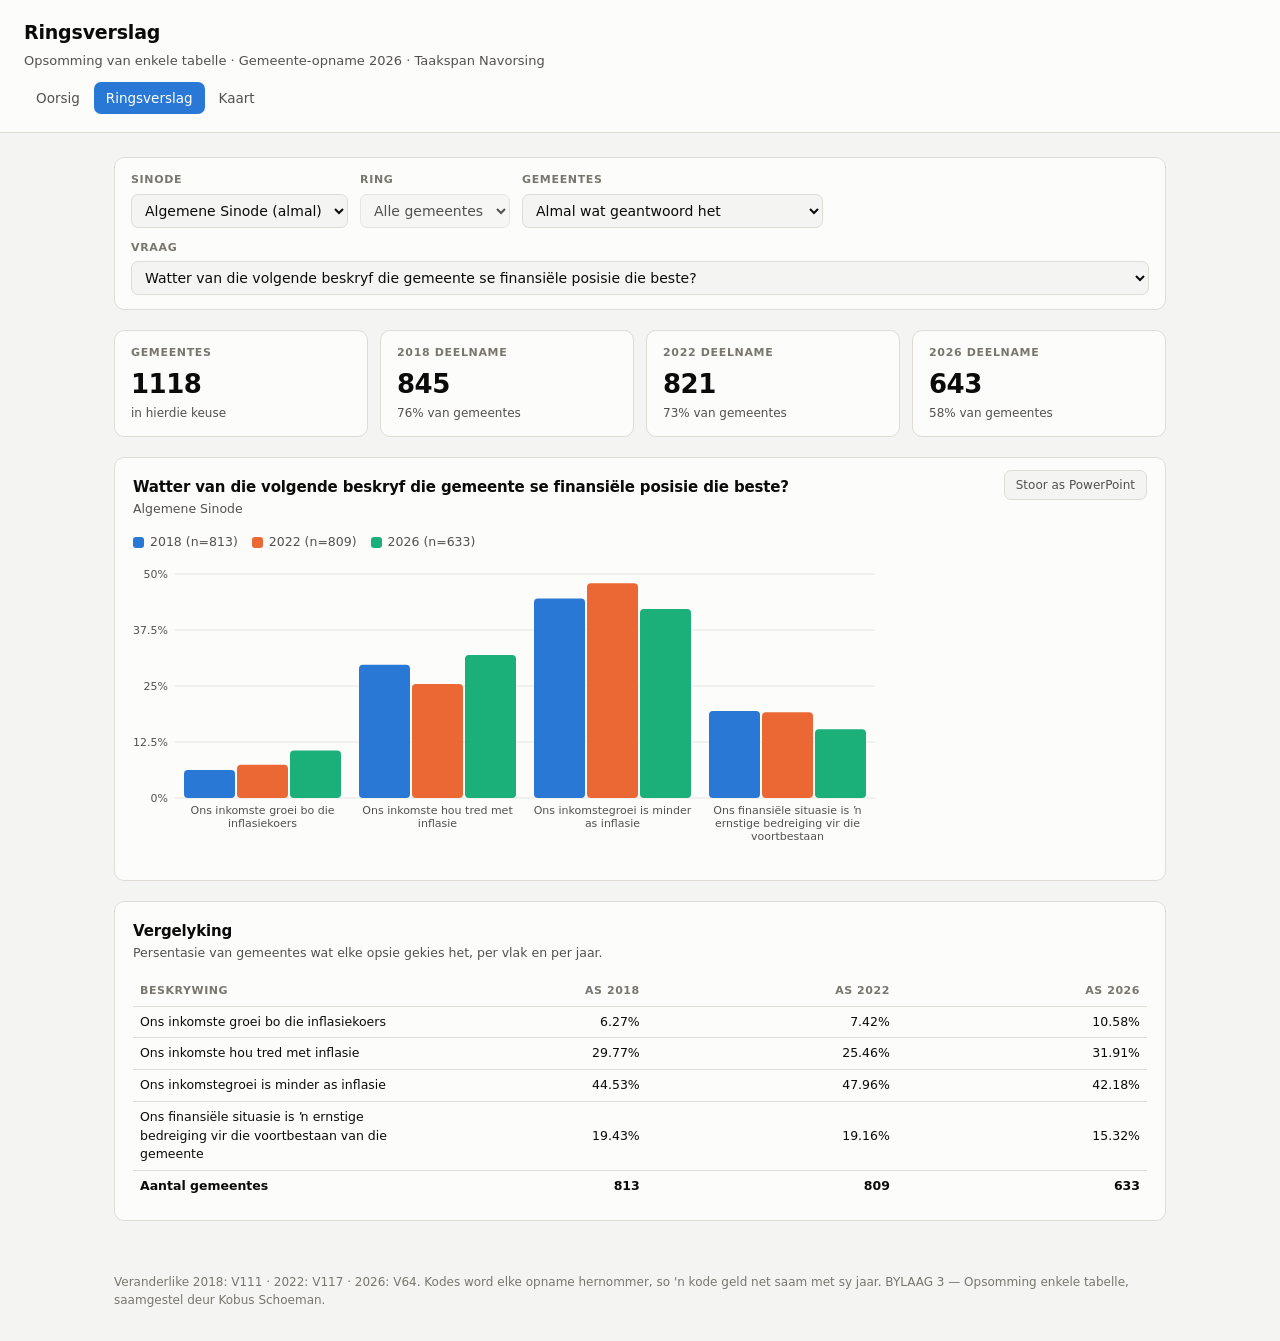
<file: web/public/opsomming/ring.html>
<!doctype html>
<html lang="af">
<head>
<meta charset="utf-8">
<meta name="viewport" content="width=device-width, initial-scale=1">
<title>Ringsverslag · Gemeente-opname 2026</title>
<link rel="icon" href="../favicon.svg" type="image/svg+xml">
<link rel="stylesheet" href="../styles.css">
</head>
<body>
<header>
  <h1>Ringsverslag</h1>
  <p>Opsomming van enkele tabelle · Gemeente-opname 2026 · Taakspan Navorsing</p>
  <nav class="site-nav" id="site-nav" aria-label="Verslae"></nav>
</header>

<main>
  <div class="filters">
    <div class="field">
      <label for="synod">Sinode</label>
      <select id="synod"></select>
    </div>
    <div class="field">
      <label for="ring">Ring</label>
      <select id="ring"></select>
    </div>
    <div class="field">
      <label for="population">Gemeentes</label>
      <select id="population">
        <option value="all">Almal wat geantwoord het</option>
        <option value="panel">Net dié wat elke jaar geantwoord het</option>
      </select>
    </div>
    <div class="field field--wide">
      <label for="question">Vraag</label>
      <select id="question"></select>
    </div>
  </div>

  <section class="tiles" id="tiles"></section>
  <div id="population-note"></div>

  <section class="panel">
    <h2 id="chart-title">—</h2>
    <p class="sub" id="chart-sub"></p>
    <div id="note-slot"></div>
    <div class="legend" id="legend"></div>
    <div class="scroller"><div id="chart"></div></div>
  </section>

  <section class="panel">
    <h2>Vergelyking</h2>
    <p class="sub" id="table-sub">Persentasie van gemeentes wat elke opsie gekies het, per vlak en per jaar.</p>
    <div class="scroller"><table id="table"></table></div>
  </section>
</main>

<footer id="footer"></footer>
<div class="tooltip" id="tooltip" role="status" aria-live="polite"></div>
<script>
  // This entrance stands on its own: its navigation lists only its own
  // pages, it reads the one copy of the data a directory up, and it offers
  // only the questions BYLAAG 3 summarises.
  window.DATA_BASE = "../data/";
  window.QUESTION_SET = "opsomming";
  window.SITE_PAGES = [
    { href: "index.html", label: "Oorsig" },
    { href: "ring.html", label: "Ringsverslag" },
    { href: "kaart.html", label: "Kaart" },
  ];
</script>
<script src="../vendor/pptxgen.bundle.js"></script>
<script src="../common.js"></script>
<script src="../ring.js"></script>
</body>
</html>
</file>
<file: web/public/styles.css>
:root {
  color-scheme: light;
  --surface-0: #f4f4f2;
  --surface-1: #fcfcfb;
  --border:    #dedcd5;
  --text-primary:   #0b0b0b;
  --text-secondary: #52514e;
  --text-muted:     #78766f;
  --series-1: #2a78d6;
  --series-2: #eb6834;
  --series-3: #1baf7a;
  --accent:   #2a78d6;
  --warn-bg:  #fdf3e3;
  --warn-ink: #7a4a05;
  --grid:     #e7e5df;
  --ramp-1: #c6dbef; --ramp-2: #9ecae1; --ramp-3: #6baed6;
  --ramp-4: #4292c6; --ramp-5: #2171b5; --ramp-6: #08519c;
  /* The five bands of the 1-to-10 score, running from far below the
     average ring to far above it. Diverging, because 5 is a middle
     and not a low end. */
  --score-1: #d4653a; --score-2: #e7a06f; --score-3: #cfcabc;
  --score-4: #6fbe9a; --score-5: #1f9e73;
}
@media (prefers-color-scheme: dark) {
  :root:not([data-theme="light"]) {
    color-scheme: dark;
    --surface-0: #111110;
    --surface-1: #1a1a19;
    --border:    #34332f;
    --text-primary:   #ffffff;
    --text-secondary: #c3c2b7;
    --text-muted:     #96948a;
    --series-1: #3987e5;
    --series-2: #d95926;
    --series-3: #199e70;
    --accent:   #3987e5;
    --warn-bg:  #2e2513;
    --warn-ink: #f0c274;
    --grid:     #2b2a27;
    --ramp-1: #16365c; --ramp-2: #1d4f86; --ramp-3: #2c6fb0;
    --ramp-4: #4292c6; --ramp-5: #74b3dd; --ramp-6: #a9d0ea;
    --score-1: #c2542c; --score-2: #b87a4d; --score-3: #565349;
    --score-4: #3f8f70; --score-5: #17a375;
  }
}
:root[data-theme="dark"] {
  color-scheme: dark;
  --surface-0: #111110;
  --surface-1: #1a1a19;
  --border:    #34332f;
  --text-primary:   #ffffff;
  --text-secondary: #c3c2b7;
  --text-muted:     #96948a;
  --series-1: #3987e5;
  --series-2: #d95926;
  --series-3: #199e70;
  --accent:   #3987e5;
  --warn-bg:  #2e2513;
  --warn-ink: #f0c274;
  --grid:     #2b2a27;
  --ramp-1: #16365c; --ramp-2: #1d4f86; --ramp-3: #2c6fb0;
  --ramp-4: #4292c6; --ramp-5: #74b3dd; --ramp-6: #a9d0ea;
  --score-1: #c2542c; --score-2: #b87a4d; --score-3: #565349;
  --score-4: #3f8f70; --score-5: #17a375;
}

* { box-sizing: border-box; }
body {
  margin: 0;
  background: var(--surface-0);
  color: var(--text-primary);
  font: 15px/1.5 "Inter", -apple-system, BlinkMacSystemFont, "Segoe UI", system-ui, sans-serif;
}
header {
  background: var(--surface-1);
  border-bottom: 1px solid var(--border);
  padding: 18px 24px;
}
h1 { font-size: 19px; margin: 0; letter-spacing: -0.01em; }
header p { margin: 4px 0 0; color: var(--text-secondary); font-size: 13px; }
main { max-width: 1100px; margin: 0 auto; padding: 24px; }

.filters {
  display: flex; flex-wrap: wrap; gap: 12px; align-items: flex-end;
  background: var(--surface-1); border: 1px solid var(--border);
  border-radius: 10px; padding: 14px 16px; margin-bottom: 20px;
}
.field { display: flex; flex-direction: column; gap: 5px; min-width: 0; }
.field--wide { flex: 1 1 420px; }
.field label {
  font-size: 11px; text-transform: uppercase; letter-spacing: 0.06em;
  color: var(--text-muted); font-weight: 600;
}
select {
  font: inherit; font-size: 14px; padding: 7px 9px; max-width: 100%;
  border: 1px solid var(--border); border-radius: 7px;
  background: var(--surface-0); color: var(--text-primary);
}
select:focus-visible { outline: 2px solid var(--accent); outline-offset: 1px; }

.tiles { display: grid; grid-template-columns: repeat(auto-fit, minmax(150px, 1fr)); gap: 12px; margin-bottom: 20px; }
.tile {
  background: var(--surface-1); border: 1px solid var(--border);
  border-radius: 10px; padding: 14px 16px;
}
.tile .k { font-size: 11px; text-transform: uppercase; letter-spacing: 0.06em; color: var(--text-muted); font-weight: 600; }
.tile .v { font-size: 26px; font-weight: 650; letter-spacing: -0.02em; margin-top: 3px; }
.tile .s { font-size: 12px; color: var(--text-secondary); }

.panel {
  background: var(--surface-1); border: 1px solid var(--border);
  border-radius: 10px; padding: 18px; margin-bottom: 20px;
}
.panel h2 { font-size: 15px; margin: 0 0 2px; letter-spacing: -0.01em; }
.panel .sub { font-size: 12.5px; color: var(--text-secondary); margin: 0 0 14px; }

.legend { display: flex; flex-wrap: wrap; gap: 14px; margin-bottom: 10px; }
.legend span { display: inline-flex; align-items: center; gap: 6px; font-size: 12.5px; color: var(--text-secondary); }
.swatch { width: 11px; height: 11px; border-radius: 3px; flex: none; }

.scroller { overflow-x: auto; }
svg { display: block; max-width: 100%; }
svg text { fill: var(--text-secondary); font-size: 11px; }
svg .axis-line { stroke: var(--grid); stroke-width: 1; }
svg .bar { rx: 4; ry: 4; }

table { border-collapse: collapse; width: 100%; font-size: 12.5px; }
th, td { padding: 6px 7px; text-align: right; border-bottom: 1px solid var(--border); white-space: nowrap; }
th:first-child, td:first-child { text-align: left; white-space: normal; min-width: 150px; width: 26%; }
thead th { font-size: 11px; text-transform: uppercase; letter-spacing: 0.05em; color: var(--text-muted); }
/* The last row of most tables is a total. Tables that end on an ordinary
   row opt out with .table--plain. */
tbody tr:last-child td { border-bottom: none; font-weight: 600; }
.table--plain tbody tr:last-child td { font-weight: inherit; }

.note {
  background: var(--warn-bg); color: var(--warn-ink);
  border-radius: 8px; padding: 10px 13px; font-size: 13px; margin-bottom: 14px;
}
.empty { color: var(--text-secondary); font-size: 13.5px; padding: 8px 0; }
footer { color: var(--text-muted); font-size: 12px; padding: 8px 24px 32px; max-width: 1100px; margin: 0 auto; }
.tooltip {
  position: fixed; pointer-events: none; z-index: 10; opacity: 0;
  background: var(--surface-1); border: 1px solid var(--border);
  border-radius: 7px; padding: 7px 10px; font-size: 12.5px;
  box-shadow: 0 4px 14px rgba(0,0,0,.14); transition: opacity .1s;
}

/* ---------- site chrome shared by every report ---------- */

.site-nav {
  display: flex; flex-wrap: wrap; gap: 2px; align-items: center;
  margin-top: 12px;
}
.site-nav a {
  padding: 6px 12px; border-radius: 7px; text-decoration: none;
  color: var(--text-secondary); font-size: 13.5px; font-weight: 500;
}
.site-nav a:hover { background: var(--surface-0); color: var(--text-primary); }
.site-nav a[aria-current="page"] {
  background: var(--accent); color: #fff;
}
.site-nav a:focus-visible { outline: 2px solid var(--accent); outline-offset: 1px; }

/* ---------- landing page ---------- */

.lede {
  font-size: 16.5px; line-height: 1.6; color: var(--text-secondary);
  max-width: 62ch; margin: 0 0 24px;
}
.lede strong { color: var(--text-primary); }
.cards {
  display: grid; grid-template-columns: repeat(auto-fit, minmax(240px, 1fr));
  gap: 14px; margin-bottom: 28px;
}
.card {
  display: block; text-decoration: none; color: inherit;
  background: var(--surface-1); border: 1px solid var(--border);
  border-radius: 10px; padding: 16px 18px;
}
.card:hover { border-color: var(--accent); }
.card:focus-visible { outline: 2px solid var(--accent); outline-offset: 1px; }
.card h3 { margin: 0 0 5px; font-size: 15px; letter-spacing: -0.01em; }
.card p { margin: 0; font-size: 13.5px; color: var(--text-secondary); line-height: 1.5; }
.card .card-meta {
  margin-top: 9px; font-size: 11.5px; color: var(--text-muted);
  text-transform: uppercase; letter-spacing: 0.05em; font-weight: 600;
}
.prose { max-width: 68ch; }
.prose h2 { font-size: 15px; margin: 26px 0 8px; letter-spacing: -0.01em; }
.prose p, .prose li { font-size: 14px; color: var(--text-secondary); line-height: 1.6; }
.prose ul { padding-left: 20px; margin: 8px 0; }
.prose code {
  font-family: ui-monospace, SFMono-Regular, Menlo, monospace; font-size: 12.5px;
  background: var(--surface-0); border: 1px solid var(--border);
  border-radius: 4px; padding: 1px 5px;
}

/* ---------- map ---------- */

#map { height: 620px; border-radius: 8px; background: var(--surface-0); }
#map:focus-visible { outline: 2px solid var(--accent); }
.leaflet-container { background: var(--surface-0) !important; font: inherit !important; }
.leaflet-popup-content-wrapper, .leaflet-popup-tip {
  background: var(--surface-1); color: var(--text-primary);
  box-shadow: 0 4px 14px rgba(0,0,0,.18);
}
.leaflet-popup-content { margin: 10px 12px; font-size: 13px; }
.leaflet-popup-content b { color: var(--text-primary); }
.leaflet-bar a {
  background: var(--surface-1); color: var(--text-primary); border-color: var(--border);
}
/* The default tiles are light; in dark mode take their glare down without
   losing the road and place names the map is there for. */
:root:not([data-theme="light"]) .leaflet-tile-pane { filter: invert(1) hue-rotate(180deg) brightness(.92) contrast(.9); }
:root[data-theme="dark"] .leaflet-tile-pane { filter: invert(1) hue-rotate(180deg) brightness(.92) contrast(.9); }
@media (prefers-color-scheme: light) {
  :root:not([data-theme="dark"]) .leaflet-tile-pane { filter: none; }
}

.legend-scale { display: flex; flex-wrap: wrap; gap: 12px; align-items: center; }
.legend-item { display: inline-flex; align-items: center; gap: 6px; font-size: 12.5px; color: var(--text-secondary); }
.legend-dot { border-radius: 50%; border: 2px solid var(--surface-1); flex: none; }
.map-meta { font-size: 12.5px; color: var(--text-muted); margin-top: 10px; }

/* ---------- charts shared by the ministers reports ---------- */

.chart-row { display: grid; grid-template-columns: repeat(auto-fit, minmax(320px, 1fr)); gap: 20px; }
.stacked-key { display: flex; flex-wrap: wrap; gap: 12px; margin: 2px 0 12px; }

/* Numbers read best right-aligned, prose does not. */
td.col-text, th.col-text { text-align: left; white-space: normal; }

.export-pptx {
  float: right; margin: -30px 0 0 12px;
  font: inherit; font-size: 12px; font-weight: 500;
  padding: 5px 11px; border-radius: 7px; cursor: pointer;
  background: var(--surface-0); color: var(--text-secondary);
  border: 1px solid var(--border);
}
.export-pptx:hover:not(:disabled) { color: var(--text-primary); border-color: var(--accent); }
.export-pptx:focus-visible { outline: 2px solid var(--accent); outline-offset: 1px; }
.export-pptx:disabled { opacity: .6; cursor: default; }

/* ---------- the ABR code multi-select ---------- */

details.codes {
  background: var(--surface-1); border: 1px solid var(--border);
  border-radius: 10px; padding: 12px 16px; margin-bottom: 20px;
}
details.codes > summary {
  cursor: pointer; font-size: 13px; font-weight: 600; color: var(--text-primary);
  list-style: none; display: flex; align-items: center; gap: 7px;
}
details.codes > summary::-webkit-details-marker { display: none; }
details.codes > summary::before {
  content: "▸"; color: var(--text-muted); transition: transform .12s;
}
details.codes[open] > summary::before { transform: rotate(90deg); }
details.codes > summary:focus-visible { outline: 2px solid var(--accent); outline-offset: 2px; }
.codes-actions {
  display: flex; flex-wrap: wrap; align-items: center; gap: 8px; margin: 12px 0 10px;
}
.codes-actions button {
  font: inherit; font-size: 12px; padding: 4px 10px; border-radius: 6px;
  cursor: pointer; background: var(--surface-0); color: var(--text-secondary);
  border: 1px solid var(--border);
}
.codes-actions button:hover { color: var(--text-primary); border-color: var(--accent); }
.codes-hint { font-size: 12px; color: var(--text-muted); }
.codes-grid {
  display: grid; grid-template-columns: repeat(auto-fill, minmax(228px, 1fr)); gap: 3px 14px;
}
.codes-grid label {
  display: flex; gap: 7px; align-items: baseline; font-size: 12.5px;
  color: var(--text-secondary); padding: 3px 0; cursor: pointer;
}
.codes-grid input { margin: 0; flex: none; position: relative; top: 1px; }
.codes-grid .code { font-weight: 600; color: var(--text-primary); flex: none; }
.codes-grid .n { margin-left: auto; color: var(--text-muted); flex: none; }

/* ---------- Kerkprofiel ---------- */

/* A tile whose value is a name rather than a number needs to sit down a
   size, or "Leierskapskultuur" runs off the card. */
.tile .v--text { font-size: 1.15rem; line-height: 1.25; }

.circle-name { font-size: 12.5px; font-weight: 600; fill: var(--text-primary); }
.circle-score { font-size: 12px; fill: var(--text-muted); }
.circle-lead { font-size: 11px; letter-spacing: 0.06em;
               text-transform: uppercase; fill: var(--text-muted); }
.circle-lead-name { font-size: 17px; font-weight: 700; fill: var(--text-primary); }

.row-name { font-size: 12.5px; fill: var(--text-primary); }
.row-value { font-size: 12px; fill: var(--text-muted); }

#detail h3 { margin: 1.6rem 0 0.15rem; font-size: 1.02rem; }
#detail h3:first-of-type { margin-top: 0.8rem; }
.quality-sub { font-weight: 400; color: var(--text-muted); font-size: 0.9rem; }
.quality-score { float: right; font-variant-numeric: tabular-nums;
                 color: var(--text-muted); font-size: 0.9rem; }
.quality-blurb { margin: 0 0 0.6rem; color: var(--text-muted);
                 font-size: 0.88rem; max-width: 62ch; }
/* A value that had to move inside its own bar. */
.row-value--in { fill: #fff; }
.scale-band { font-size: 11px; font-weight: 600; fill: var(--text-primary); }
.scale-share { font-size: 10.5px; fill: var(--text-muted); }
.scale-tick { font-size: 10.5px; fill: var(--text-muted); }
.scale-note {
  margin: 10px 0 0; font-size: 12.5px; line-height: 1.55;
  color: var(--text-secondary); max-width: 78ch;
}
.score-chip {
  display: inline-block; min-width: 34px; padding: 1px 6px; border-radius: 5px;
  color: #16150f; font-weight: 650; font-variant-numeric: tabular-nums;
}

/* ---------- the Opsomming entrance ---------- */

#sections h3 { margin: 1.3rem 0 0.3rem; font-size: 0.98rem; }
#sections h3:first-child { margin-top: 0.2rem; }
.set-list { margin: 0; padding-left: 20px; }
.set-list li {
  font-size: 13.5px; color: var(--text-secondary); line-height: 1.55;
  margin-bottom: 2px;
}
.set-codes {
  color: var(--text-muted); font-size: 11.5px; white-space: nowrap;
  margin-left: 6px;
}
.th-note { font-weight: 400; text-transform: none; letter-spacing: 0; }
</file>
